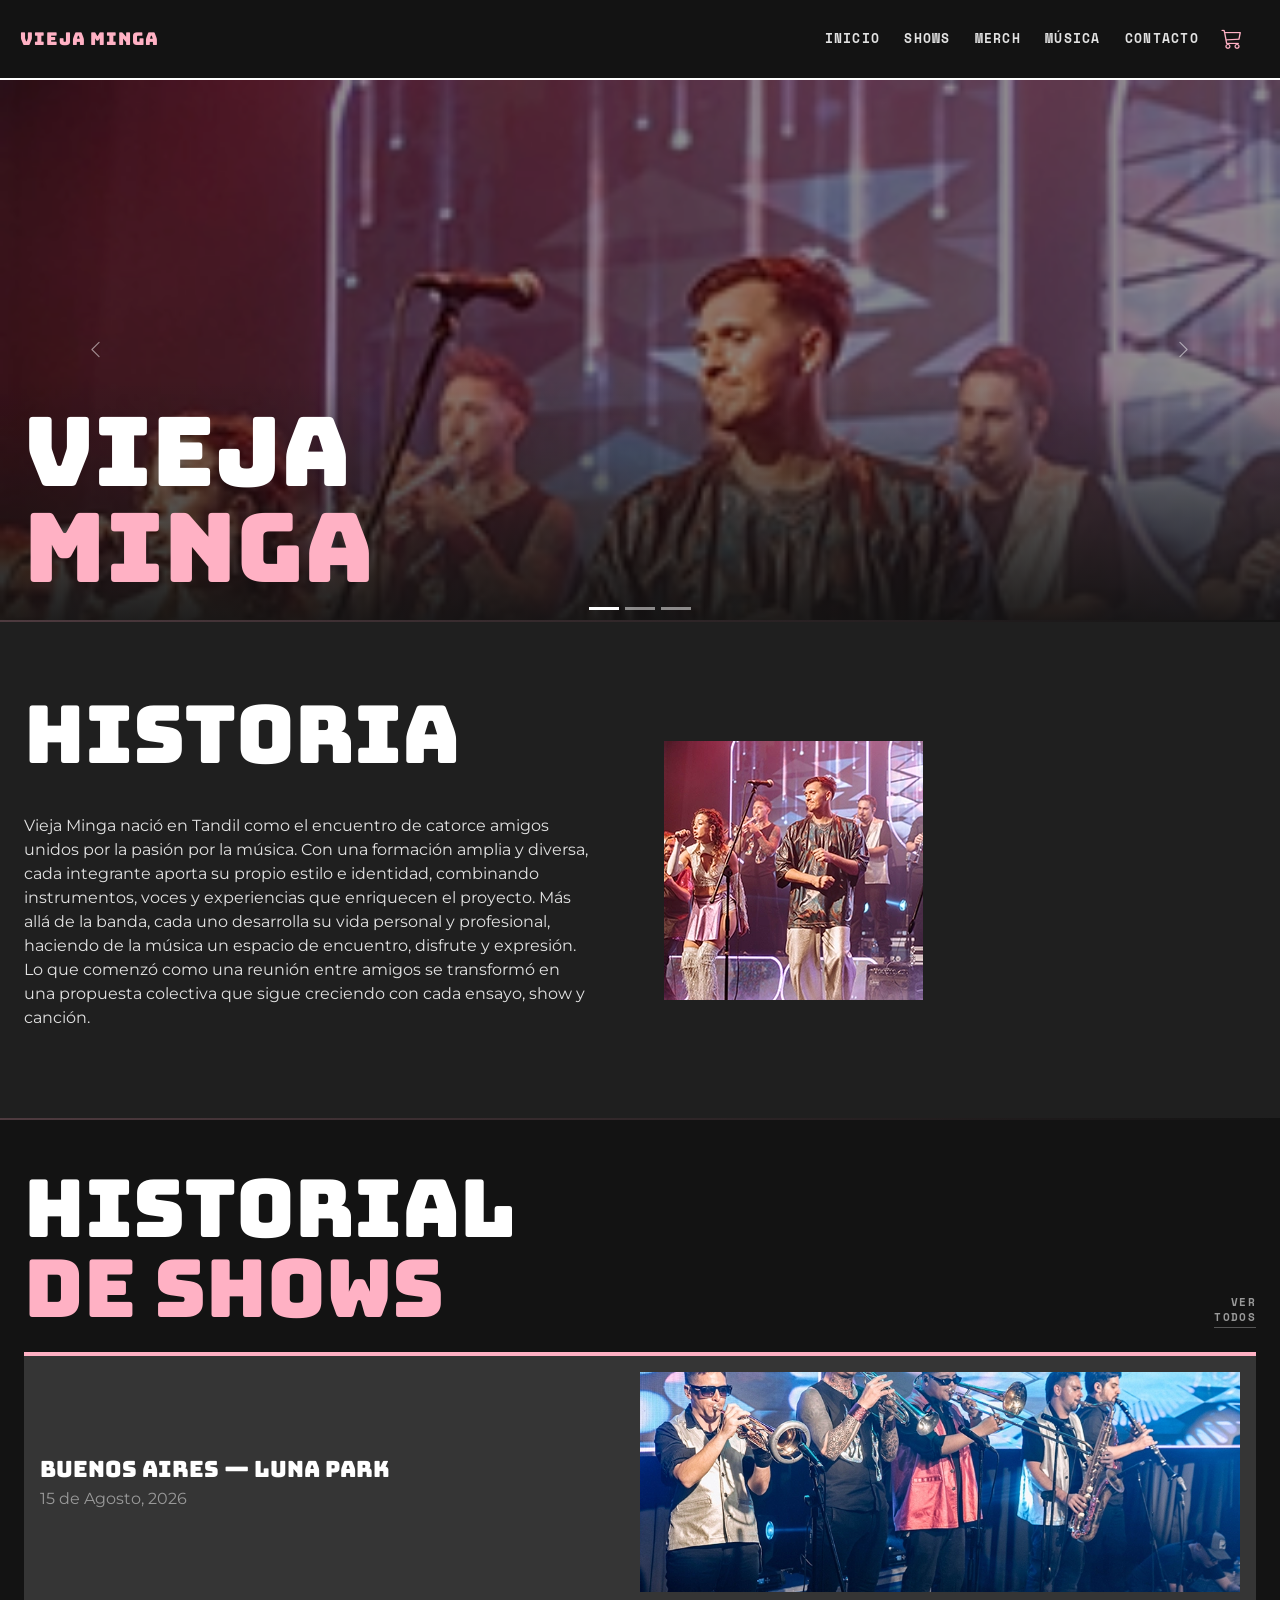
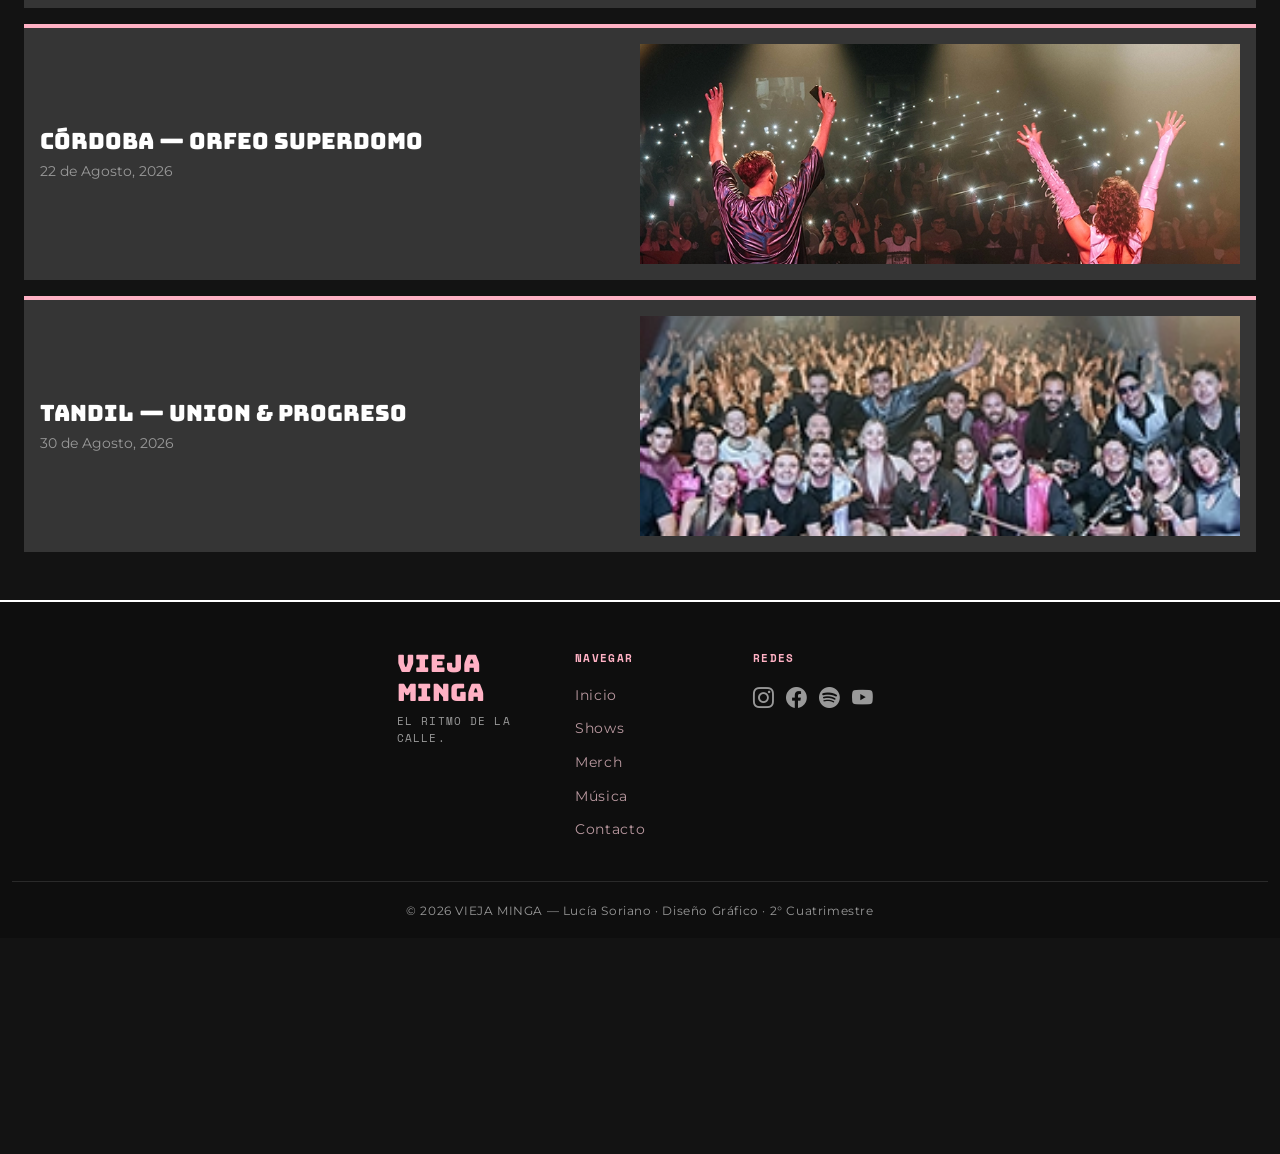
<file: index.html>
<!DOCTYPE html>
<html lang="es">

<head>
  <meta charset="UTF-8" />
  <meta name="viewport" content="width=device-width, initial-scale=1.0" />
  <meta name="description" content="Vieja Minga — Banda de rock. Tickets, merch oficial, fechas de shows y más." />
  <title>Vieja Minga</title>

 
  <link rel="preconnect" href="https://fonts.googleapis.com" />
  <link rel="preconnect" href="https://fonts.gstatic.com" crossorigin />
  <link
    href="https://fonts.googleapis.com/css2?family=Bungee&family=Space+Mono:wght@400;700&family=Montserrat:wght@400;600;700&display=swap"
    rel="stylesheet" />

 
  <link href="https://cdn.jsdelivr.net/npm/bootstrap@5.3.3/dist/css/bootstrap.min.css" rel="stylesheet" />
  
  <link href="https://cdn.jsdelivr.net/npm/bootstrap-icons@1.11.3/font/bootstrap-icons.min.css" rel="stylesheet" />

  
  <link rel="stylesheet" href="css/styles.css" />
</head>

<body>
  <header class="header-vm d-flex sticky-top justify-content-between flex-lg-row-reverse" id="header">
    <nav class="navbar navbar-vm navbar-expand-lg" id="navbar-principal">
      <div class="container-fluid">
        <button class="navbar-toggler me-2" type="button"
                data-bs-toggle="collapse" data-bs-target="#navMenu"
                aria-controls="navMenu" aria-expanded="false"
                aria-label="Toggle navigation">
          <span class="navbar-toggler-icon"></span>
        </button>
        
        <div class="collapse navbar-collapse" id="navMenu">
          <ul class="navbar-nav ms-auto gap-lg-2 mt-3 mt-lg-0">
            <li class="nav-item"><a class="nav-link" href="index.html">Inicio</a></li>
            <li class="nav-item"><a class="nav-link" href="secciones/shows.html">Shows</a></li>
            <li class="nav-item"><a class="nav-link" href="secciones/merch.html">Merch</a></li>
            <li class="nav-item"><a class="nav-link" href="secciones/musica.html">Música</a></li>
            <li class="nav-item"><a class="nav-link" href="secciones/contacto.html">Contacto</a></li>
          </ul>
          <button class="cart-btn ms-lg-2" id="btn-carrito" aria-label="Carrito">
          <i class="bi bi-cart3"></i>
        </button>
        </div>
      </div>
    </nav>

    <h1 class="header-brand col-3 align-items-center d-flex mb-0">
      <a class="h-auto" href="index.html">VIEJA MINGA</a>
    </h1>
  </header>
 
  <div class="offcanvas offcanvas-end cart-offcanvas" tabindex="-1" id="offcanvas">
    <div class="cart-offcanvas__header">
      <div class="cart-offcanvas__title-group">
        <i class="bi bi-cart3 cart-offcanvas__icon"></i>
        <h2 class="cart-offcanvas__title" id="offcanvasLabel">CARRITO</h2>
      </div>
      <button type="button" class="cart-offcanvas__close" data-bs-dismiss="offcanvas" aria-label="Cerrar">
        <i class="bi bi-x-lg"></i>
      </button>
    </div>
    <div class="offcanvas-body cart-offcanvas__body">
      <div class="cart-offcanvas__empty">
        <i class="bi bi-bag-x cart-offcanvas__empty-icon"></i>
        <p class="cart-offcanvas__empty-text">Tu carrito está vacío.</p>
        <p class="cart-offcanvas__empty-sub">¡Agregá algo del merch!</p>
      </div>
    </div>
    <div class="cart-offcanvas__footer">
      <a href="secciones/merch.html" class="cart-offcanvas__cta">VER MERCH</a>
    </div>
  </div>


  <section class="hero-carousel texture" id="hero" aria-label="Carrusel principal">
    <div id="carouselHero" class="carousel slide carousel-fade" data-bs-ride="carousel">

      <div class="carousel-inner">

     
        <div class="carousel-item active">
          <picture>
      <source media="(max-width: 557px)"
        srcset="./img/natinachoescenariomobile.webp">

      <source media="(max-width: 991px)"
        srcset="./img/natinachoescenariotablet.webp">

      <img class="img-fluid"
        src="./img/natinachoescenariodesktop.webp"
        alt="Show en vivo">
    </picture>  
          <div class="hero-caption">
            <h1>VIEJA<br><span>MINGA</span></h1>
          </div>
        </div>

      
        <div class="carousel-item">
       <picture>
        <source media="(max-width: 557px)"
          srcset="./img/todosescenariomobile.webp">

        <source media="(max-width: 991px)"
          srcset="./img/todosescenariotablet.webp">

        <img class="img-fluid"
          src="./img/todosescenariodesktop.webp"
          alt="Vieja Minga en vivo">
      </picture>
    <div class="hero-caption">
            <h1>PRÓXIMOS<br><span>SHOWS</span></h1>
          </div>
        </div>

      
        <div class="carousel-item">
          <picture>
  <source media="(max-width: 557px)"
    srcset="./img/escenariodeatrasmobile.webp">

  <source media="(max-width: 991px)"
    srcset="./img/escenariodeatrastablet.webp">

  <img class="img-fluid"
    src="./img/escenariodeatrasdesktop.webp"
    alt="Público en el recital">
</picture>
          <div class="hero-caption">
            <h1>MERCH<br><span>OFICIAL</span></h1>
          </div>
        </div>

      </div>

   
      <button class="carousel-control-prev" type="button" data-bs-target="#carouselHero" data-bs-slide="prev">
        <span class="carousel-control-prev-icon" aria-hidden="true"></span>
        <span class="visually-hidden">Anterior</span>
      </button>
      <button class="carousel-control-next" type="button" data-bs-target="#carouselHero" data-bs-slide="next">
        <span class="carousel-control-next-icon" aria-hidden="true"></span>
        <span class="visually-hidden">Siguiente</span>
      </button>

  
      <div class="carousel-indicators mb-0">
        <button type="button" data-bs-target="#carouselHero" data-bs-slide-to="0" class="active" aria-current="true"
          aria-label="Slide 1"></button>
        <button type="button" data-bs-target="#carouselHero" data-bs-slide-to="1" aria-label="Slide 2"></button>
        <button type="button" data-bs-target="#carouselHero" data-bs-slide-to="2" aria-label="Slide 3"></button>
      </div>

    </div>
  </section>


  <hr class="divider-pink m-0" />

  <section class="py-5 bg-surface" id="historia-preview">
    <div class="container-fluid px-4 d-flex flex-column flex-lg-row lg-m-50 align-items-center">

      <div class="d-flex flex-column gap-3 mb-4 pt-lg-4">
        <h2 class="section-title mb-0">HISTORIA</h2>
        <p class="fs-6 fs-lg-4 pe-lg-5 pt-lg-4">Vieja Minga nació en Tandil como el encuentro de catorce amigos unidos por la pasión por la música. Con una formación amplia y diversa, cada integrante aporta su propio estilo e identidad, combinando instrumentos, voces y experiencias que enriquecen el proyecto. Más allá de la banda, cada uno desarrolla su vida personal y profesional, haciendo de la música un espacio de encuentro, disfrute y expresión. Lo que comenzó como una reunión entre amigos se transformó en una propuesta colectiva que sigue creciendo con cada ensayo, show y canción.
        </p>
      </div>

<picture class="col-lg-6 p-lg-4">
  <source media="(max-width: 557px)"
    srcset="img/natinachoescenariomobile.webp">

  <source media="(max-width: 991px)"
    srcset="img/natinachoescenariotablet.webp">

  <img class="img-fluid"
    src="img/natinachoescenariodesktop.webp"
    alt="Historia de Vieja Minga">
</picture>
    </div>
  </section>
 

  <hr class="divider-pink m-0" />

 
  <section class="py-5" id="shows-preview">
    <div class="container-fluid px-4">

      <div class="d-flex align-items-end justify-content-between mb-4">
        <h2 class="section-title mb-0">HISTORIAL<br><span>DE SHOWS</span></h2>
        <a href="secciones/shows.html" class="view-all-link">VER<br>TODOS</a>
      </div>

      <div class="d-flex flex-column gap-3">

     
        <div class="d-flex flex-column flex-md-row p-3 card-vm align-items-center justify-content-between">
          <div class="w-md-50 w-90 mb-3 mb-md-0">
            <p class="mb-0" style="font-family: var(--font-display); font-size:1.4rem; color:#fff;">
              Buenos Aires — Luna Park
            </p>
            <span style="color: var(--color-muted);" class="fs-lg-1">15 de Agosto, 2026</span>
          </div>
          <picture class="col-10 col-md-6 pb-3 pb-md-0">
  <source media="(max-width: 557px)"
    srcset="img/vientomobile.webp">

  <source media="(max-width: 991px)"
    srcset="img/vientotablet.webp">

  <img class="w-100"
    src="img/vientodesktop.webp"
    alt="show1">
</picture>
        </div>

      
        <div class="d-flex flex-column flex-md-row p-3 card-vm align-items-center justify-content-between">
          <div class="w-md-50 w-90 mb-3 mb-md-0">
            <p class="mb-0 text-break" style="font-family: var(--font-display); font-size:1.4rem; color:#fff;">
              Córdoba — Orfeo Superdomo
            </p>
            <small style="color: var(--color-muted);">22 de Agosto, 2026</small>
          </div>
          <picture class="col-10 col-md-6 pb-3 pb-md-0">
          <source media="(max-width: 557px)"
            srcset="img/escenariodeatrasmobile.webp">

          <source media="(max-width: 991px)"
            srcset="img/escenariodeatrastablet.webp">

          <img class="w-100"
            src="img/escenariodeatrasdesktop.webp"
            alt="show2">
        </picture>
        </div>

       
        <div class="d-flex flex-column flex-md-row p-3 card-vm align-items-center justify-content-between">
          <div class="w-md-50 w-90 mb-3 mb-md-0">
            <p class="mb-0" style="font-family: var(--font-display); font-size:1.4rem; color:#fff; text-wrap: wrap;">
              Tandil — Union & Progreso
            </p>
            <small style="color: var(--color-muted);">30 de Agosto, 2026</small>
          </div>
          <picture class="col-10 col-md-6 pb-3 pb-md-0">
          <source media="(max-width: 557px)"
            srcset="img/todosescenariomobile.webp">

          <source media="(max-width: 991px)"
            srcset="img/todosescenariotablet.webp">

          <img class="w-100"
            src="img/todosescenariodesktop.webp"
            alt="show3">
        </picture>
        </div>

      </div>
    </div>
  </section>
  

  <footer class="footer-vm" id="footer">
    <div class="container-fluid">
      <div class="footer-inner d-flex justify-content-center gap-5">

        <div class="footer-col footer-col--brand">
          <h2 class="brand-name">VIEJA MINGA</h2>
          <p class="footer-tagline">El ritmo de la calle.</p>
        </div>

        <div class="footer-col footer-col--left">
          <p class="footer-col__heading">NAVEGAR</p>
          <ul class="footer-col__list">
            <li><a href="index.html">Inicio</a></li>
            <li><a href="secciones/shows.html">Shows</a></li>
            <li><a href="secciones/merch.html">Merch</a></li>
            <li><a href="secciones/musica.html">Música</a></li>
            <li><a href="secciones/contacto.html">Contacto</a></li>
          </ul>
        </div>

        <div class="footer-col">
          <p class="footer-col__heading">Redes</p>
          <div class="social-links">
            <a href="https://www.instagram.com/viejaminga" target="_blank" rel="noopener noreferrer"
              aria-label="Instagram"><i class="bi bi-instagram"></i></a>
            <a href="https://www.facebook.com/viejaminga" target="_blank" rel="noopener noreferrer"
              aria-label="Facebook"><i class="bi bi-facebook"></i></a>
            <a href="https://open.spotify.com/artist/5PkHveCqmI7ak4FtbTbBfZ" target="_blank" rel="noopener noreferrer"
              aria-label="Spotify"><i class="bi bi-spotify"></i></a>
            <a href="https://www.youtube.com/@viejaminga1800" target="_blank" rel="noopener noreferrer"
              aria-label="YouTube"><i class="bi bi-youtube"></i></a>
          </div>
        </div>

      </div>
      <div class="footer-bottom">
        <small>&copy; 2026 VIEJA MINGA —  Lucía Soriano · Diseño Gráfico · 2° Cuatrimestre</small>
      </div>
    </div>
  </footer>
 


  <script src="https://cdn.jsdelivr.net/npm/bootstrap@5.3.3/dist/js/bootstrap.bundle.min.js"></script>
 
  <script src="js/main.js"></script>
</body>

</html>
</file>
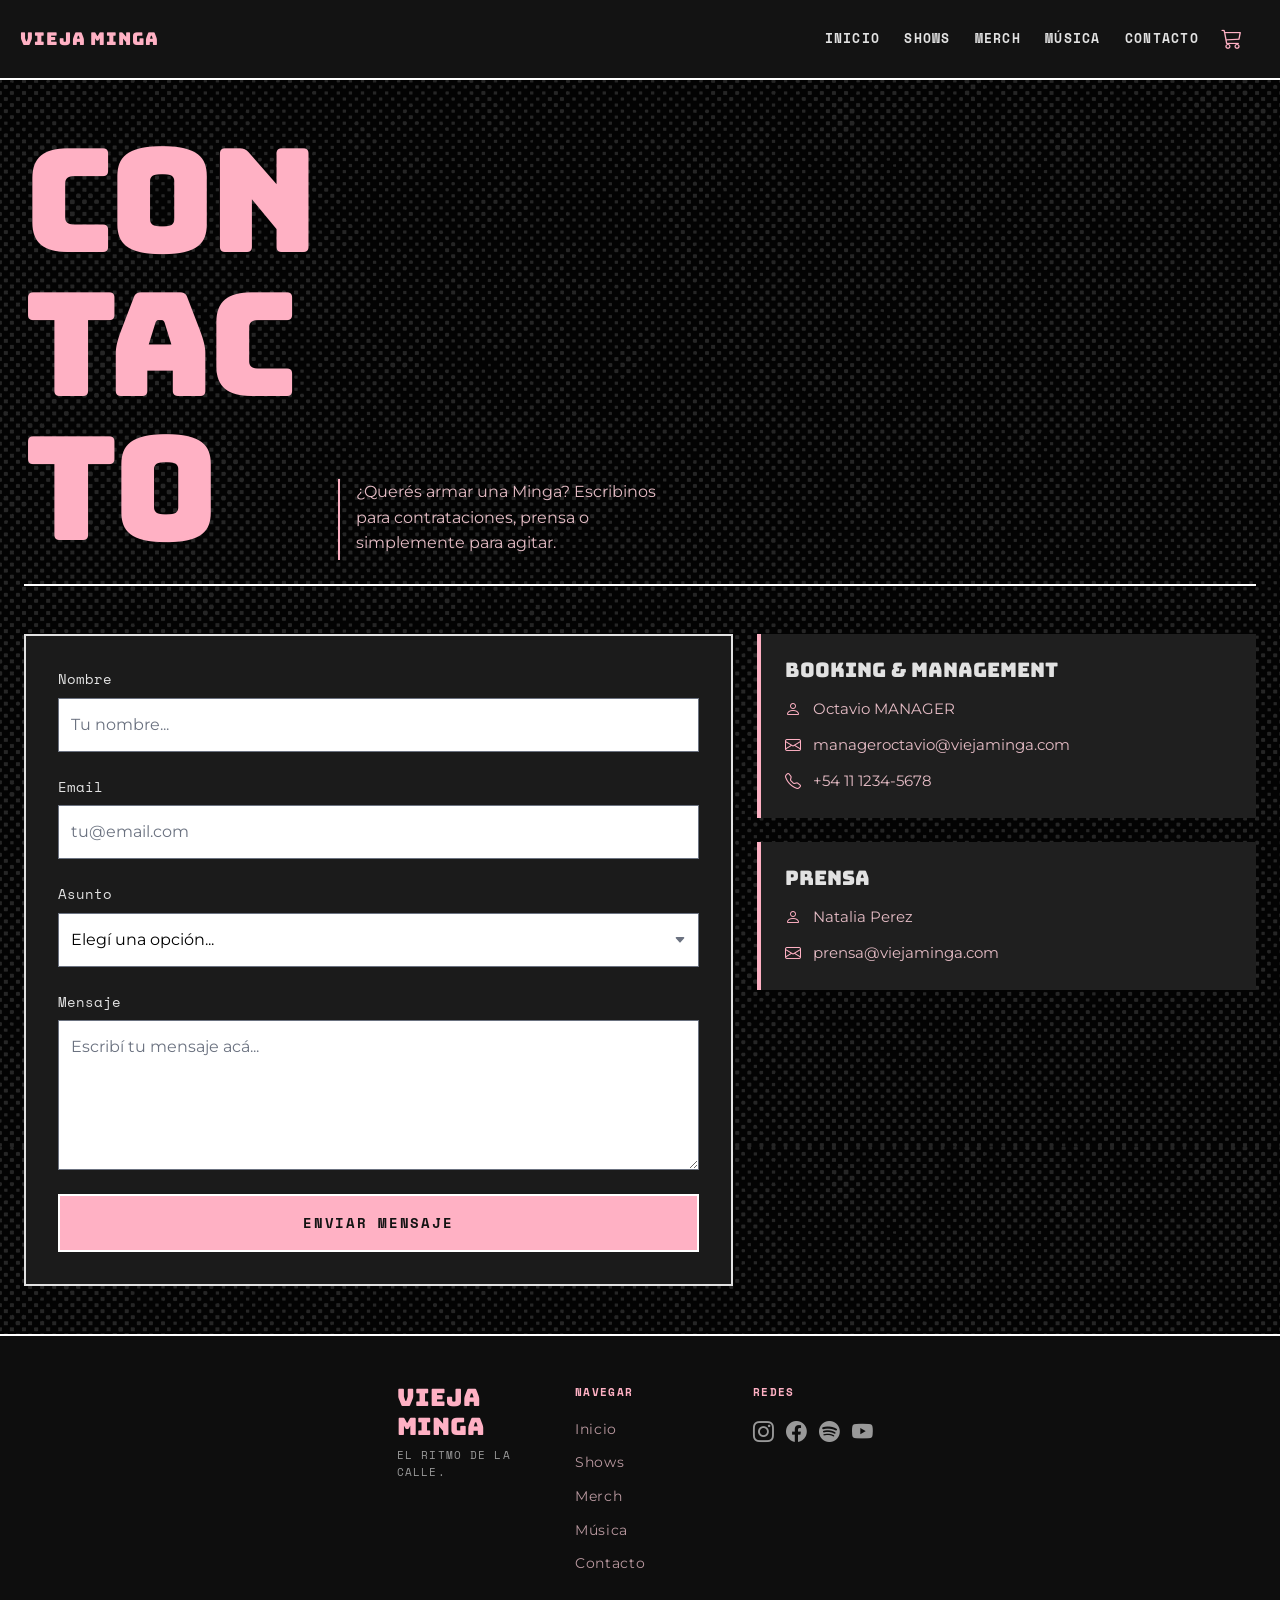
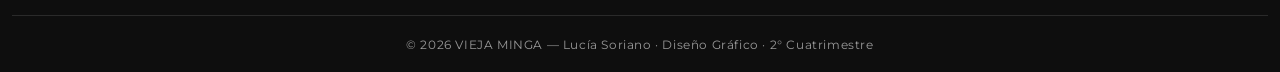
<file: secciones/contacto.html>
<!DOCTYPE html>
<html lang="es">

<head>
  <meta charset="UTF-8" />
  <meta name="viewport" content="width=device-width, initial-scale=1.0" />
  <meta name="description"
    content="Contacto — Vieja Minga. Escribinos para contrataciones, prensa o simplemente para agitar." />
  <title>Vieja Minga — Contacto</title>

  <link rel="preconnect" href="https://fonts.googleapis.com" />
  <link rel="preconnect" href="https://fonts.gstatic.com" crossorigin />
  <link
    href="https://fonts.googleapis.com/css2?family=Bungee&family=Space+Mono:wght@400;700&family=Montserrat:wght@400;600;700&display=swap"
    rel="stylesheet" />

  <link href="https://cdn.jsdelivr.net/npm/bootstrap@5.3.3/dist/css/bootstrap.min.css" rel="stylesheet" />
  <link href="https://cdn.jsdelivr.net/npm/bootstrap-icons@1.11.3/font/bootstrap-icons.min.css" rel="stylesheet" />
  <link rel="stylesheet" href="../css/styles.css" />
</head>

<body>

  <header class="header-vm d-flex sticky-top justify-content-between flex-lg-row-reverse" id="header">
    <nav class="navbar navbar-vm navbar-expand-lg" id="navbar-principal">
      <div class="container-fluid">
        <button class="navbar-toggler me-2" type="button"
                data-bs-toggle="collapse" data-bs-target="#navMenu"
                aria-controls="navMenu" aria-expanded="false"
                aria-label="Toggle navigation">
          <span class="navbar-toggler-icon"></span>
        </button>
        
        <div class="collapse navbar-collapse" id="navMenu">
          <ul class="navbar-nav ms-auto gap-lg-2 mt-3 mt-lg-0">
            <li class="nav-item"><a class="nav-link" href="../index.html">Inicio</a></li>
            <li class="nav-item"><a class="nav-link" href="shows.html">Shows</a></li>
            <li class="nav-item"><a class="nav-link" href="merch.html">Merch</a></li>
            <li class="nav-item"><a class="nav-link" href="musica.html">Música</a></li>
            <li class="nav-item"><a class="nav-link" href="contacto.html">Contacto</a></li>
          </ul>
          <button class="cart-btn ms-lg-2" id="btn-carrito" aria-label="Carrito">
          <i class="bi bi-cart3"></i>
        </button>
        </div>
      </div>
    </nav>
    
    <h1 class="header-brand col-3 align-items-center d-flex mb-0">
      <a class="h-auto" href="../index.html">VIEJA MINGA</a>
    </h1>
  </header>

  <div class="offcanvas offcanvas-end cart-offcanvas" tabindex="-1" id="offcanvas">
    <div class="cart-offcanvas__header">
      <div class="cart-offcanvas__title-group">
        <i class="bi bi-cart3 cart-offcanvas__icon"></i>
        <h2 class="cart-offcanvas__title" id="offcanvasLabel">CARRITO</h2>
      </div>
      <button type="button" class="cart-offcanvas__close" data-bs-dismiss="offcanvas" aria-label="Cerrar">
        <i class="bi bi-x-lg"></i>
      </button>
    </div>
    <div class="offcanvas-body cart-offcanvas__body">
      <div class="cart-offcanvas__empty">
        <i class="bi bi-bag-x cart-offcanvas__empty-icon"></i>
        <p class="cart-offcanvas__empty-text">Tu carrito está vacío.</p>
        <p class="cart-offcanvas__empty-sub">¡Agregá algo del merch!</p>
      </div>
    </div>
    <div class="cart-offcanvas__footer">
      <a href="merch.html" class="cart-offcanvas__cta">VER MERCH</a>
    </div>
  </div>

 
  <main class="texture py-5 px-4" id="contacto-main">
    <div class="container-fluid px-0">

     
      <header class="contact-header mb-5">
        <h1 class="contact-title">CON<br>TAC<br>TO</h1>
        <div class="contact-desc">
          <p class="text-break">¿Querés armar una Minga? Escribinos<br>para contrataciones, prensa o<br>simplemente para agitar.</p>
        </div>
      </header>

      <div class="row g-4 align-items-start">

        <div class="col-12 col-lg-7">
          <div class="contact-form-box" id="formulario-contacto">

            <form id="form-contacto" novalidate>

            
              <div class="contact-field" id="field-nombre">
                <label class="contact-label" for="input-nombre">Nombre</label>
                <input type="text" id="input-nombre" name="nombre" class="contact-input"
                  placeholder="Tu nombre..." autocomplete="name" required />
              </div>

            
              <div class="contact-field" id="field-email">
                <label class="contact-label" for="input-email">Email</label>
                <input type="email" id="input-email" name="email" class="contact-input"
                  placeholder="tu@email.com" autocomplete="email" required />
              </div>

              <div class="contact-field" id="field-asunto">
                <label class="contact-label" for="select-asunto">Asunto</label>
                <select id="select-asunto" name="asunto" class="contact-input contact-select" required>
                  <option value="" disabled selected>Elegí una opción...</option>
                  <option value="fans">Fans</option>
                  <option value="contratacion">Contratación</option>
                  <option value="prensa">Prensa</option>
                  <option value="merch">Merch / Tienda</option>
                  <option value="otro">Otro</option>
                </select>
              </div>

             
              <div class="contact-field" id="field-mensaje">
                <label class="contact-label" for="textarea-mensaje">Mensaje</label>
                <textarea id="textarea-mensaje" name="mensaje" class="contact-input contact-textarea" rows="5"
                  placeholder="Escribí tu mensaje acá..." required></textarea>
              </div>

            
              <div class="mt-2">
                <button type="submit" class="btn-submit" id="btn-enviar">ENVIAR MENSAJE</button>
              </div>

            </form>

          </div>
        </div>

        
        <div class="col-12 col-lg-5 d-flex flex-column gap-4">

          
          <div class="info-card" id="card-booking">
            <h2 class="info-card__title">BOOKING &amp; MANAGEMENT</h2>
            <ul class="info-card__list">
              <li class="info-card__item">
                <i class="bi bi-person info-card__icon"></i>
                <span>Octavio MANAGER</span>
              </li>
              <li class="info-card__item">
                <i class="bi bi-envelope info-card__icon"></i>
                <a class="text-break" href="mailto:booking@viejaminga.com">manageroctavio@viejaminga.com</a>
              </li>
              <li class="info-card__item">
                <i class="bi bi-telephone info-card__icon"></i>
                <a href="tel:+541112345678">+54 11 1234-5678</a>
              </li>
            </ul>
          </div>

         
          <div class="info-card" id="card-prensa">
            <h2 class="info-card__title">PRENSA</h2>
            <ul class="info-card__list">
              <li class="info-card__item">
                <i class="bi bi-person info-card__icon"></i>
                <span>Natalia Perez</span>
              </li>
              <li class="info-card__item">
                <i class="bi bi-envelope info-card__icon"></i>
                <a href="mailto:prensa@viejaminga.com">prensa@viejaminga.com</a>
              </li>
            </ul>
          </div>


        </div>

      </div>
    </div>
  </main>


   

  <footer class="footer-vm" id="footer">
    <div class="container-fluid">
      <div class="footer-inner d-flex justify-content-center gap-5">

        <div class="footer-col footer-col--brand">
          <h2 class="brand-name">VIEJA MINGA</h2>
          <p class="footer-tagline">El ritmo de la calle.</p>
        </div>

        <div class="footer-col footer-col--left">
          <p class="footer-col__heading">NAVEGAR</p>
          <ul class="footer-col__list">
            <li><a href="../index.html">Inicio</a></li>
            <li><a href="shows.html">Shows</a></li>
            <li><a href="merch.html">Merch</a></li>
            <li><a href="musica.html">Música</a></li>
            <li><a href="contacto.html">Contacto</a></li>
          </ul>
        </div>

        <div class="footer-col">
          <p class="footer-col__heading">Redes</p>
          <div class="social-links">
            <a href="https://www.instagram.com/viejaminga" target="_blank" rel="noopener noreferrer" aria-label="Instagram"><i class="bi bi-instagram"></i></a>
            <a href="https://www.facebook.com/viejaminga" target="_blank" rel="noopener noreferrer" aria-label="Facebook"><i class="bi bi-facebook"></i></a>
            <a href="https://open.spotify.com/artist/5PkHveCqmI7ak4FtbTbBfZ" target="_blank" rel="noopener noreferrer" aria-label="Spotify"><i class="bi bi-spotify"></i></a>
            <a href="https://www.youtube.com/@viejaminga1800" target="_blank" rel="noopener noreferrer" aria-label="YouTube"><i class="bi bi-youtube"></i></a>
          </div>
        </div>

      </div>
      <div class="footer-bottom">
        <small>&copy; 2026 VIEJA MINGA —  Lucía Soriano · Diseño Gráfico · 2° Cuatrimestre</small>
      </div>
    </div>
  </footer>
 

  <script src="https://cdn.jsdelivr.net/npm/bootstrap@5.3.3/dist/js/bootstrap.bundle.min.js"></script>
  <script src="../js/main.js"></script>
</body>

</html>
</file>
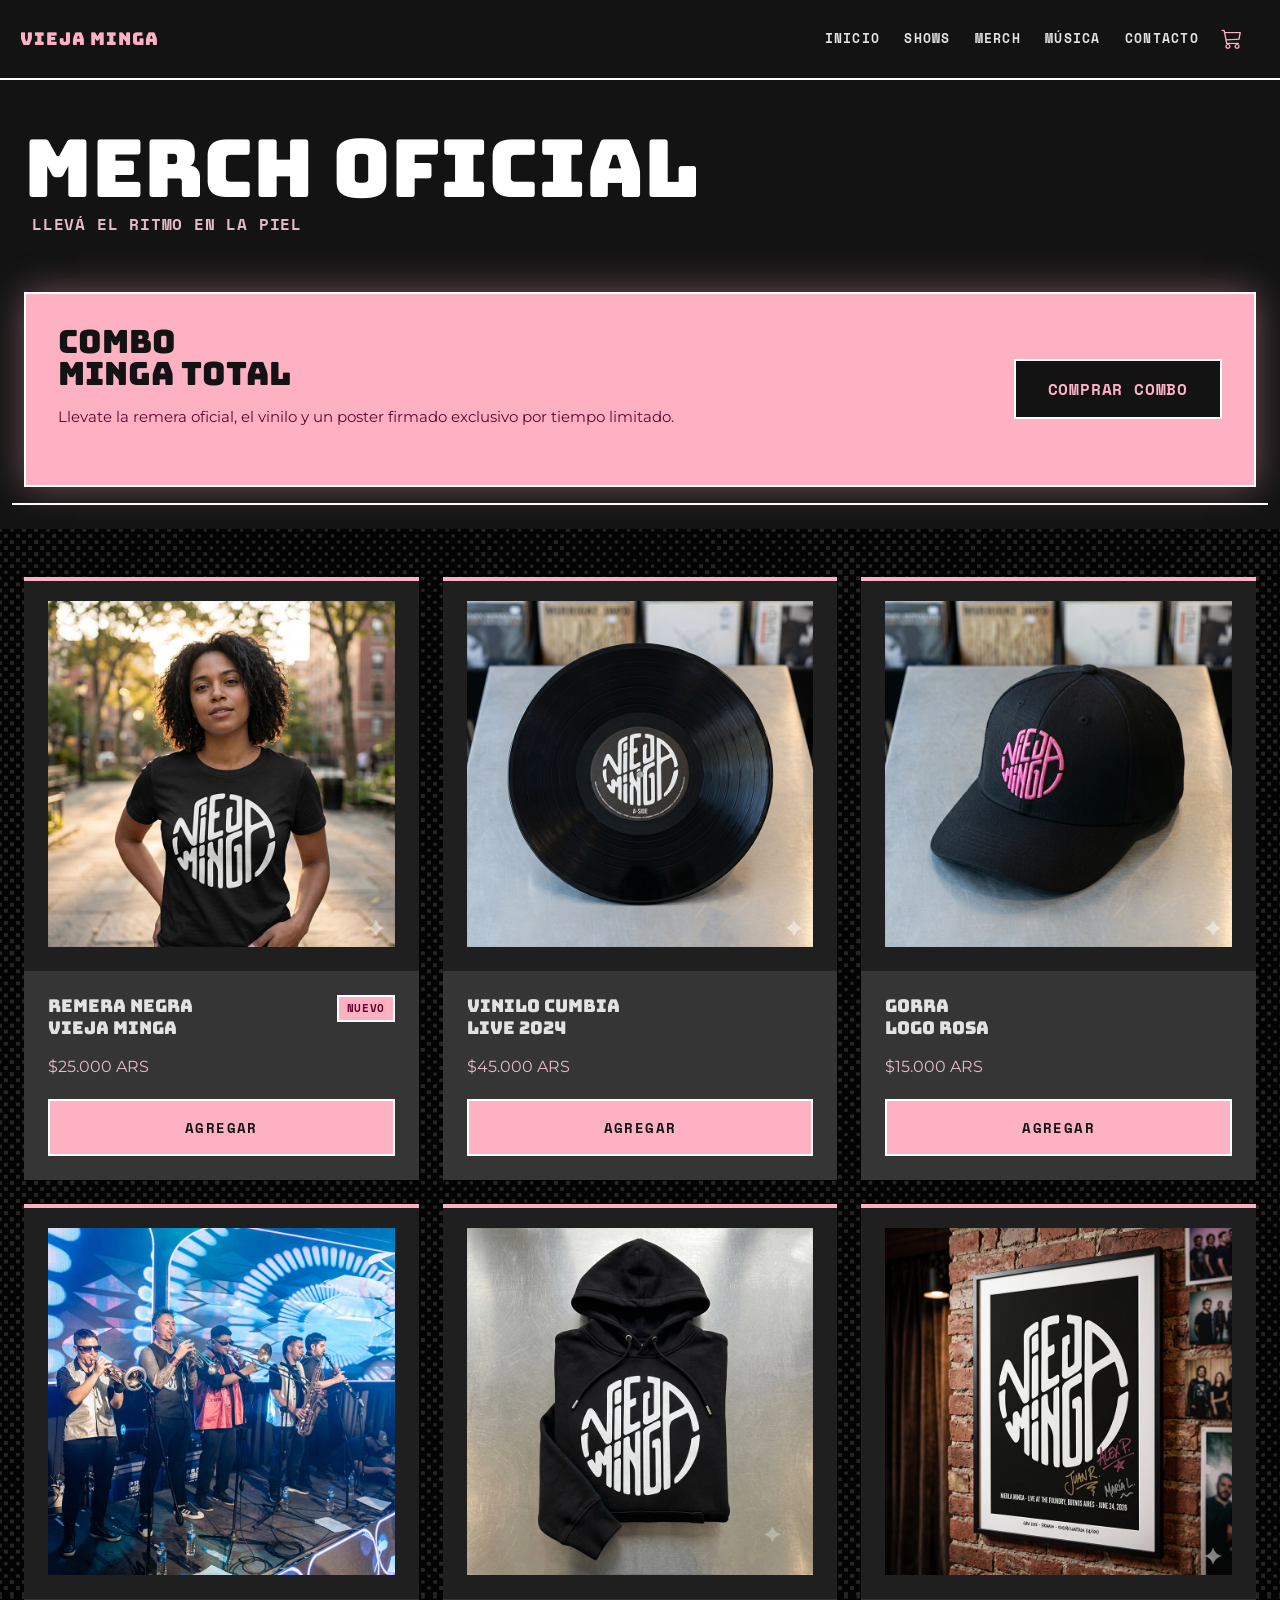
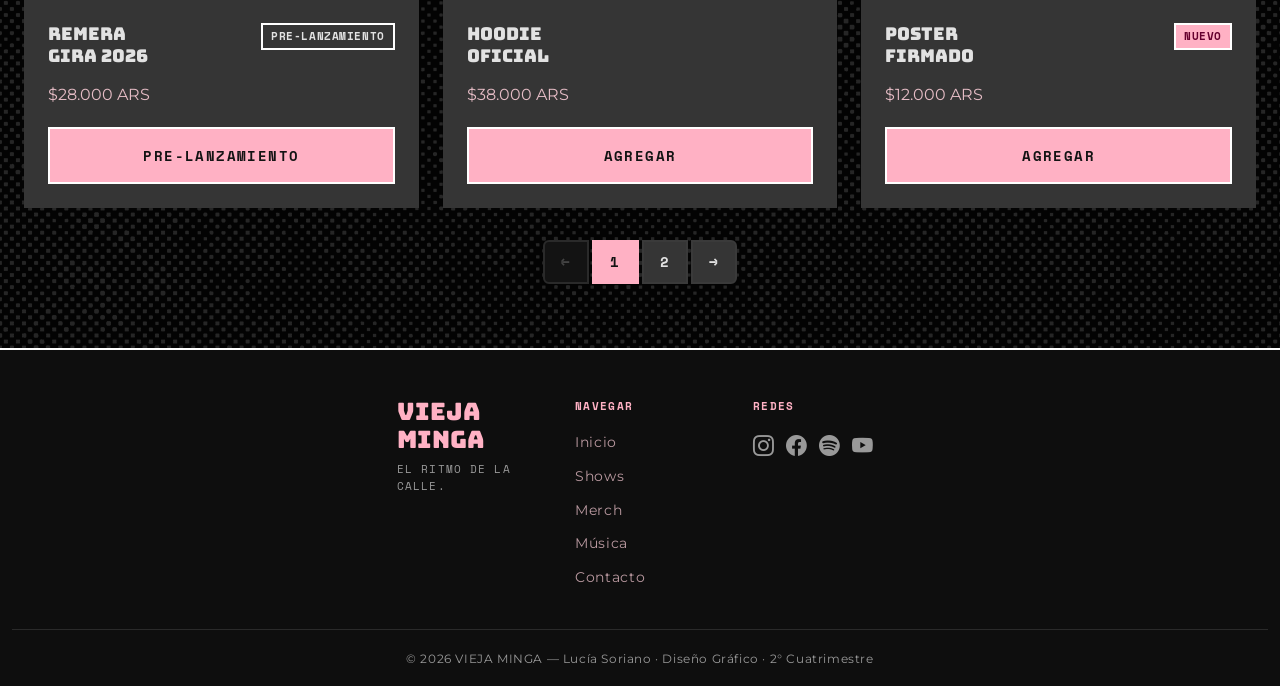
<file: secciones/merch.html>
<!DOCTYPE html>
<html lang="es">

<head>
  <meta charset="UTF-8" />
  <meta name="viewport" content="width=device-width, initial-scale=1.0" />
  <meta name="description"
    content="Merch oficial de Vieja Minga — Remeras, gorras, vinilos y más. Llevá el ritmo en la piel." />
  <title>Vieja Minga — Merch Oficial</title>


  <link rel="preconnect" href="https://fonts.googleapis.com" />
  <link rel="preconnect" href="https://fonts.gstatic.com" crossorigin />
  <link
    href="https://fonts.googleapis.com/css2?family=Bungee&family=Space+Mono:wght@400;700&family=Montserrat:wght@400;600;700&display=swap"
    rel="stylesheet" />

  
  <link href="https://cdn.jsdelivr.net/npm/bootstrap@5.3.3/dist/css/bootstrap.min.css" rel="stylesheet" />

  <link href="https://cdn.jsdelivr.net/npm/bootstrap-icons@1.11.3/font/bootstrap-icons.min.css" rel="stylesheet" />
 
  <link rel="stylesheet" href="../css/styles.css" />
</head>

<body>
  <header class="header-vm d-flex sticky-top justify-content-between flex-lg-row-reverse" id="header">
    <nav class="navbar navbar-vm navbar-expand-lg" id="navbar-principal">
      <div class="container-fluid">
        <button class="navbar-toggler me-2" type="button"
                data-bs-toggle="collapse" data-bs-target="#navMenu"
                aria-controls="navMenu" aria-expanded="false"
                aria-label="Toggle navigation">
          <span class="navbar-toggler-icon"></span>
        </button>
        
        <div class="collapse navbar-collapse" id="navMenu">
          <ul class="navbar-nav ms-auto gap-lg-2 mt-3 mt-lg-0">
            <li class="nav-item"><a class="nav-link" href="../index.html">Inicio</a></li>
            <li class="nav-item"><a class="nav-link" href="shows.html">Shows</a></li>
            <li class="nav-item"><a class="nav-link" href="merch.html">Merch</a></li>
            <li class="nav-item"><a class="nav-link" href="musica.html">Música</a></li>
            <li class="nav-item"><a class="nav-link" href="contacto.html">Contacto</a></li>
          </ul>
          <button class="cart-btn ms-lg-2" id="btn-carrito" aria-label="Carrito">
          <i class="bi bi-cart3"></i>
        </button>
        </div>
      </div>
    </nav>
    
    <h1 class="header-brand col-3 align-items-center d-flex mb-0">
      <a class="h-auto" href="../index.html">VIEJA MINGA</a>
    </h1>
  </header>

  <div class="offcanvas offcanvas-end cart-offcanvas" tabindex="-1" id="offcanvas">
    <div class="cart-offcanvas__header">
      <div class="cart-offcanvas__title-group">
        <i class="bi bi-cart3 cart-offcanvas__icon"></i>
        <h2 class="cart-offcanvas__title" id="offcanvasLabel">CARRITO</h2>
      </div>
      <button type="button" class="cart-offcanvas__close" data-bs-dismiss="offcanvas" aria-label="Cerrar">
        <i class="bi bi-x-lg"></i>
      </button>
    </div>
    <div class="offcanvas-body cart-offcanvas__body">
      <div class="cart-offcanvas__empty">
        <i class="bi bi-bag-x cart-offcanvas__empty-icon"></i>
       <p class="cart-offcanvas__empty-text">Tu carrito está vacío.</p>
        <p class="cart-offcanvas__empty-sub">¡Agregá algo del merch!</p>
      </div>
    </div>
    <div class="cart-offcanvas__footer">
      <a href="merch.html" class="cart-offcanvas__cta">VER MERCH</a>
    </div>
  </div>

 
  <header class="pt-5 pb-0 px-4">
    <div class="container-fluid px-0 d-flex flex-column gap-5">
      <div>
        <h1 class="section-title mb-1">MERCH OFICIAL</h1>
        <p class="section-subtitle mb-0 ps-lg-2">LLEVÁ EL RITMO EN LA PIEL</p>
      </div>

      <div class="row mt-2 col-lg">
        <div class="w-lg-100 heading-border-bottom">
          <div class="combo-block d-lg-flex justify-content-lg-between align-items-lg-center" id="combo-minga-total">
            <div>
              <h2 class="combo-block__title">COMBO<br>MINGA TOTAL</h2>
              <p class="combo-block__desc">
                Llevate la remera oficial, el vinilo y un poster firmado exclusivo por tiempo limitado.
              </p>
            </div>

            <a href="#" class="btn-combo flex-shrink-md-0" id="btn-comprar-combo">COMPRAR COMBO</a>
          </div>
        </div>
      </div>
    </div>
  </header>
 


  <main class="py-5 px-4 texture" id="productos">
    <div class="container-fluid px-0">

    
      <div id="page-1" class="row g-4 mb-4">

      
        <div class="col-12 col-md-6 col-lg-4">
          <article class="merch-card h-100" id="prod-remera-negra">
            <div class="merch-card__img">
              <picture>
              <source media="(max-width: 557px)"
                srcset="../img/remeranegramobile.webp">

              <source media="(max-width: 991px)"
                srcset="../img/remeranegratablet.webp">

              <img class="img-fluid"
                src="../img/remeranegradesktop.webp"
                alt="Remera negra Vieja Minga con logo en blanco y detalles en rosa">
            </picture>
            </div>
            <div class="merch-card__body">
              <div class="d-flex align-items-start justify-content-between gap-2 mb-1">
                <h2 class="merch-card__title w-50">REMERA NEGRA VIEJA MINGA</h2>
                <span class="merch-badge merch-badge--nuevo flex-shrink-0">NUEVO</span>
              </div>
              <p class="merch-card__price">$25.000 ARS</p>
              <div class="mt-auto pt-2">
                <button class="btn-cart" id="btn-add-remera-negra">AGREGAR</button>
              </div>
            </div>
          </article>
        </div>

       
        <div class="col-12 col-md-6 col-lg-4">
          <article class="merch-card h-100" id="prod-vinilo-2024">
            <div class="merch-card__img" style="background-color:#1f1f1f;">
           <picture>
          <source media="(max-width: 557px)"
            srcset="../img/vinilomobile.webp">

          <source media="(max-width: 991px)"
            srcset="../img/vinilotablet.webp">

          <img class="img-fluid"
            src="../img/vinilodesktop.webp"
            alt="Vinilo Cumbia Live 2024 de Vieja Minga"
            >
        </picture>
            </div>
            <div class="merch-card__body">
              <div class="d-flex align-items-start justify-content-between gap-2 mb-1">
                <h2 class="merch-card__title">VINILO CUMBIA<br>LIVE 2024</h2>
              </div>
              <p class="merch-card__price">$45.000 ARS</p>
              <div class="mt-auto pt-2">
                <button class="btn-cart" id="btn-add-vinilo">AGREGAR</button>
              </div>
            </div>
          </article>
        </div>

     
        <div class="col-12 col-md-6 col-lg-4">
          <article class="merch-card h-100" id="prod-gorra-rosa">
            <div class="merch-card__img">
              <picture>
              <source media="(max-width: 557px)"
                srcset="../img/gorramobile.webp">

              <source media="(max-width: 991px)"
                srcset="../img/gorratablet.webp">

              <img class="img-fluid"
                src="../img/gorradesktop.webp"
                alt="Gorra con logo rosa de Vieja Minga">
            </picture>
            </div>
            <div class="merch-card__body">
              <div class="d-flex align-items-start justify-content-between gap-2 mb-1">
                <h2 class="merch-card__title">GORRA<br>LOGO ROSA</h2>
              </div>
              <p class="merch-card__price">$15.000 ARS</p>
              <div class="mt-auto pt-2">
                <button class="btn-cart" id="btn-add-gorra">AGREGAR</button>
              </div>
            </div>
          </article>
        </div>

       
        <div class="col-12 col-md-6 col-lg-4">
          <article class="merch-card h-100" id="prod-remera-gira">
            <div class="merch-card__img">
             <picture>
              <source media="(max-width: 557px)"
                srcset="../img/vientomobile.webp">

              <source media="(max-width: 991px)"
                srcset="../img/vientotablet.webp">

              <img class="img-fluid"
                src="../img/vientodesktop.webp"
                alt="Remera Gira 2026 de Vieja Minga">
            </picture>
            </div>
            <div class="merch-card__body">
              <div class="d-flex align-items-start justify-content-between gap-2 mb-1">
                <h2 class="merch-card__title">REMERA<br>GIRA 2026</h2>
                <span class="merch-badge merch-badge--preorder flex-shrink-0">PRE-LANZAMIENTO</span>
              </div>
              <p class="merch-card__price">$28.000 ARS</p>
              <div class="mt-auto pt-2">
                <button class="btn-cart" id="btn-add-gira">PRE-LANZAMIENTO</button>
              </div>
            </div>
          </article>
        </div>

     
        <div class="col-12 col-md-6 col-lg-4">
          <article class="merch-card h-100" id="prod-hoodie">
            <div class="merch-card__img">
              <picture>
              <source media="(max-width: 557px)"
                srcset="../img/hoddiemobile.webp">

              <source media="(max-width: 991px)"
                srcset="../img/hoddietablet.webp">

              <img class="img-fluid"
                src="../img/hoddiedesktop.webp"
                alt="Hoodie oficial Vieja Minga">
            </picture>
            </div>
            <div class="merch-card__body">
              <div class="d-flex align-items-start justify-content-between gap-2 mb-1">
                <h2 class="merch-card__title">HOODIE<br>OFICIAL</h2>
              </div>
              <p class="merch-card__price">$38.000 ARS</p>
              <div class="mt-auto pt-2">
                <button class="btn-cart" id="btn-add-hoodie">AGREGAR</button>
              </div>
            </div>
          </article>
        </div>

    
        <div class="col-12 col-md-6 col-lg-4">
          <article class="merch-card h-100" id="prod-poster">
            <div class="merch-card__img" style="background-color:#1f1f1f;">
              <picture>
              <source media="(max-width: 557px)"
                srcset="../img/afichemobile.webp">

              <source media="(max-width: 991px)"
                srcset="../img/afichetablet.webp">

              <img class="img-fluid"
                src="../img/afichedesktop.webp"
                alt="Poster firmado exclusivo de Vieja Minga">
            </picture>
            </div>
            <div class="merch-card__body">
              <div class="d-flex align-items-start justify-content-between gap-2 mb-1">
                <h2 class="merch-card__title">POSTER<br>FIRMADO</h2>
                <span class="merch-badge merch-badge--nuevo flex-shrink-0">NUEVO</span>
              </div>
              <p class="merch-card__price">$12.000 ARS</p>
              <div class="mt-auto pt-2">
                <button class="btn-cart" id="btn-add-poster">AGREGAR</button>
              </div>
            </div>
          </article>
        </div>

      </div>
    

   
      <div id="page-2" class="row g-4 mb-4" style="display:none !important;">

  
        <div class="col-12 col-md-6 col-lg-4">
          <article class="merch-card h-100" id="prod-taza">
            <div class="merch-card__img">
              <picture>
              <source media="(max-width: 557px)"
                srcset="../img/tazamobile.webp">

              <source media="(max-width: 991px)"
                srcset="../img/tazatablet.webp">

              <img class="img-fluid"
                src="../img/tazadesktop.webp"
                alt="Taza oficial Vieja Minga">
            </picture>
            </div>
            <div class="merch-card__body">
              <div class="d-flex align-items-start justify-content-between gap-2 mb-1">
                <h2 class="merch-card__title">TAZA<br>OFICIAL</h2>
                <span class="merch-badge merch-badge--nuevo flex-shrink-0">NUEVO</span>
              </div>
              <p class="merch-card__price">$8.000 ARS</p>
              <div class="mt-auto pt-2">
                <button class="btn-cart" id="btn-add-taza">AGREGAR</button>
              </div>
            </div>
          </article>
        </div>

   
        <div class="col-12 col-md-6 col-lg-4">
          <article class="merch-card h-100" id="prod-bandana">
            <div class="merch-card__img">
              <picture>
              <source media="(max-width: 557px)"
                srcset="../img/bandanamobile.webp">

              <source media="(max-width: 991px)"
                srcset="../img/bandanatablet.webp">

              <img class="img-fluid"
                src="../img/bandanadesktop.webp"
                alt="Bandana Vieja Minga">
            </picture>
            </div>
            <div class="merch-card__body">
              <div class="d-flex align-items-start justify-content-between gap-2 mb-1">
                <h2 class="merch-card__title">BANDANA<br>EDICIÓN GIRA</h2>
              </div>
              <p class="merch-card__price">$6.500 ARS</p>
              <div class="mt-auto pt-2">
                <button class="btn-cart" id="btn-add-bandana">AGREGAR</button>
              </div>
            </div>
          </article>
        </div>

      </div>
    

      <nav aria-label="Paginación de productos" class="merch-pagination-nav d-flex justify-content-center">
        <ul class="pagination" id="merch-pagination">
          <li class="page-item" id="btn-prev">
            <a class="page-link" href="#productos" aria-label="Anterior">&#8592;</a>
          </li>
          <li class="page-item active" id="page-btn-1">
            <a class="page-link" href="#productos">1</a>
          </li>
          <li class="page-item" id="page-btn-2">
            <a class="page-link" href="#productos">2</a>
          </li>
          <li class="page-item" id="btn-next">
            <a class="page-link" href="#productos" aria-label="Siguiente">&#8594;</a>
          </li>
        </ul>
      </nav>

    </div>
  </main>


 

  <footer class="footer-vm" id="footer">
    <div class="container-fluid">
      <div class="footer-inner d-flex justify-content-center gap-5">

        <div class="footer-col footer-col--brand">
          <h2 class="brand-name">VIEJA MINGA</h2>
          <p class="footer-tagline">El ritmo de la calle.</p>
        </div>

        <div class="footer-col footer-col--left">
          <p class="footer-col__heading">NAVEGAR</p>
          <ul class="footer-col__list">
            <li><a href="../index.html">Inicio</a></li>
            <li><a href="shows.html">Shows</a></li>
            <li><a href="merch.html">Merch</a></li>
            <li><a href="musica.html">Música</a></li>
            <li><a href="contacto.html">Contacto</a></li>
          </ul>
        </div>

        <div class="footer-col">
          <p class="footer-col__heading">Redes</p>
          <div class="social-links">
            <a href="https://www.instagram.com/viejaminga" target="_blank" rel="noopener noreferrer"
              aria-label="Instagram"><i class="bi bi-instagram"></i></a>
            <a href="https://www.facebook.com/viejaminga" target="_blank" rel="noopener noreferrer"
              aria-label="Facebook"><i class="bi bi-facebook"></i></a>
            <a href="https://open.spotify.com/artist/5PkHveCqmI7ak4FtbTbBfZ" target="_blank" rel="noopener noreferrer"
              aria-label="Spotify"><i class="bi bi-spotify"></i></a>
            <a href="https://www.youtube.com/@viejaminga1800" target="_blank" rel="noopener noreferrer"
              aria-label="YouTube"><i class="bi bi-youtube"></i></a>
          </div>
        </div>

      </div>
      <div class="footer-bottom">
        <small>&copy; 2026 VIEJA MINGA —  Lucía Soriano · Diseño Gráfico · 2° Cuatrimestre</small>
      </div>
    </div>
  </footer>
  
  <script src="https://cdn.jsdelivr.net/npm/bootstrap@5.3.3/dist/js/bootstrap.bundle.min.js"></script>

  <script src="../js/main.js"></script>
  <script src="../js/merch.js"></script>
</body>

</html>
</file>
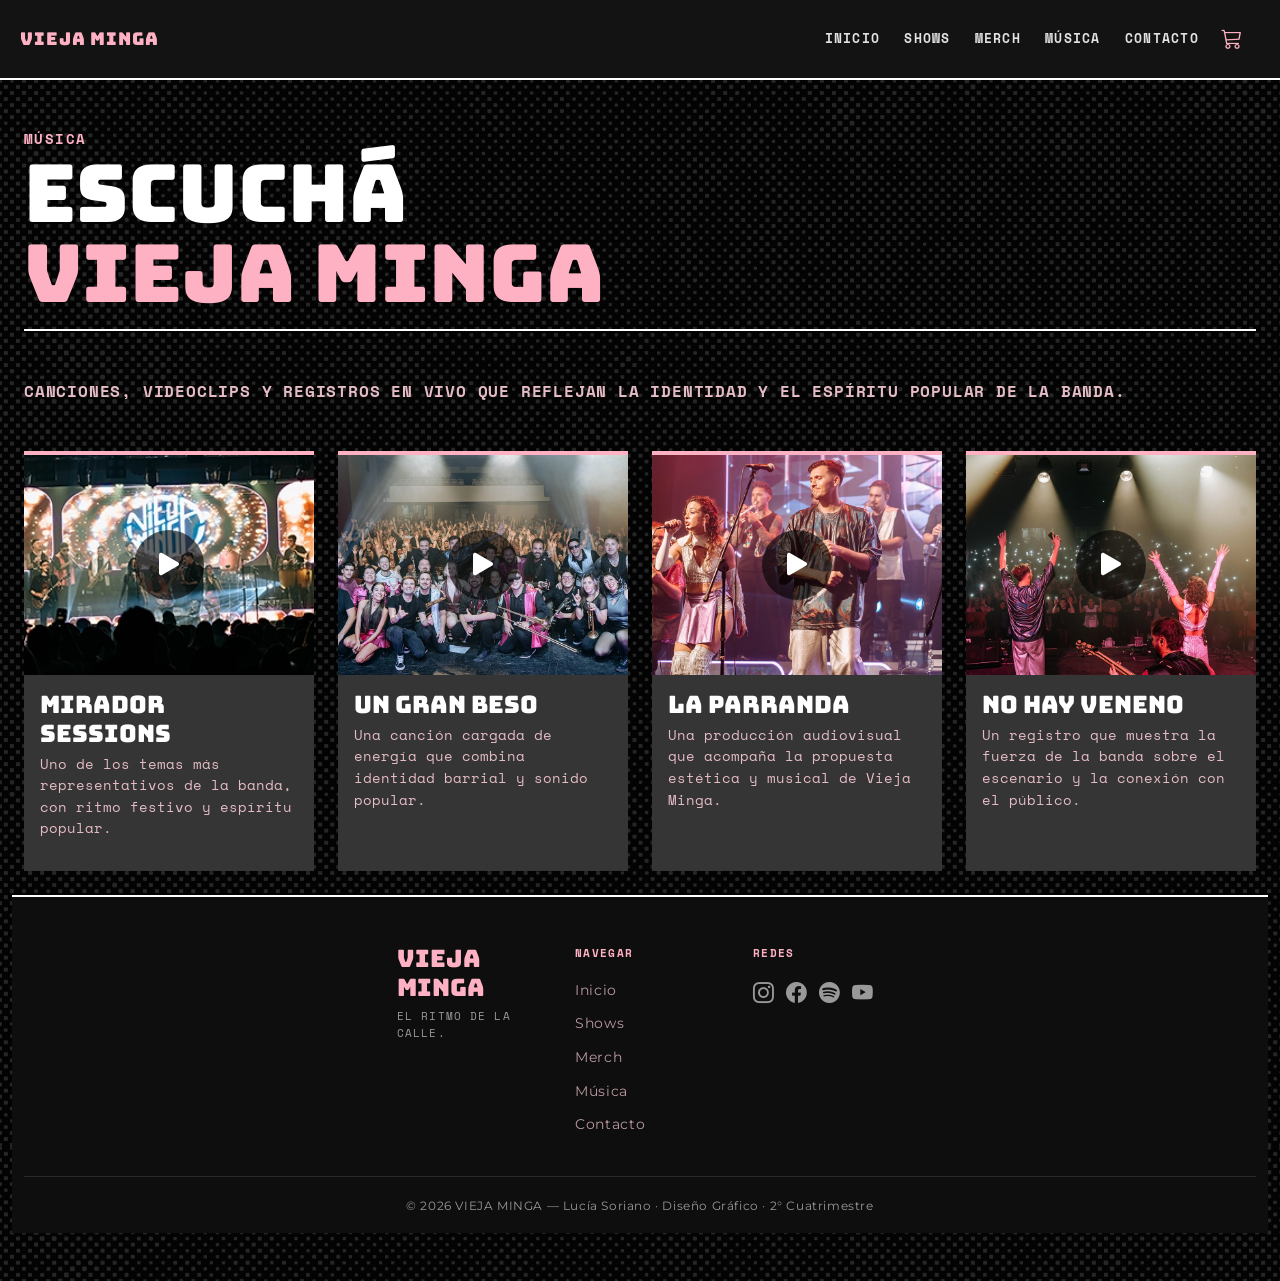
<file: secciones/musica.html>
<!DOCTYPE html>
<html lang="es">
<head>
  <meta charset="UTF-8" />
  <meta name="viewport" content="width=device-width, initial-scale=1.0" />
  <meta name="description" content="Vieja Minga" />
  <title>Vieja Minga — Musica</title>

  <link rel="preconnect" href="https://fonts.googleapis.com" />
  <link rel="preconnect" href="https://fonts.gstatic.com" crossorigin />
  <link href="https://fonts.googleapis.com/css2?family=Bungee&family=Space+Mono:wght@400;700&family=Montserrat:wght@400;600;700&display=swap" rel="stylesheet" />

  <link href="https://cdn.jsdelivr.net/npm/bootstrap@5.3.3/dist/css/bootstrap.min.css" rel="stylesheet" />
  <link href="https://cdn.jsdelivr.net/npm/bootstrap-icons@1.11.3/font/bootstrap-icons.min.css" rel="stylesheet" />
  <link rel="stylesheet" href="../css/styles.css" />
</head>
<body>
  <header class="header-vm d-flex sticky-top justify-content-between flex-lg-row-reverse" id="header">
    <nav class="navbar navbar-vm navbar-expand-lg" id="navbar-principal">
      <div class="container-fluid">
        <button class="navbar-toggler me-2" type="button"
                data-bs-toggle="collapse" data-bs-target="#navMenu"
                aria-controls="navMenu" aria-expanded="false"
                aria-label="Toggle navigation">
          <span class="navbar-toggler-icon"></span>
        </button>
        
        <div class="collapse navbar-collapse" id="navMenu">
          <ul class="navbar-nav ms-auto gap-lg-2 mt-3 mt-lg-0">
            <li class="nav-item"><a class="nav-link" href="../index.html">Inicio</a></li>
            <li class="nav-item"><a class="nav-link" href="shows.html">Shows</a></li>
            <li class="nav-item"><a class="nav-link" href="merch.html">Merch</a></li>
            <li class="nav-item"><a class="nav-link" href="musica.html">Música</a></li>
            <li class="nav-item"><a class="nav-link" href="contacto.html">Contacto</a></li>
          </ul>
          <button class="cart-btn ms-lg-2" id="btn-carrito" aria-label="Carrito">
          <i class="bi bi-cart3"></i>
        </button>
        </div>
      </div>
    </nav>
    
    <h1 class="header-brand col-3 align-items-center d-flex mb-0">
      <a class="h-auto" href="../index.html">VIEJA MINGA</a>
    </h1>
  </header>
 
  <div class="offcanvas offcanvas-end cart-offcanvas" tabindex="-1" id="offcanvas">
    <div class="cart-offcanvas__header">
      <div class="cart-offcanvas__title-group">
        <i class="bi bi-cart3 cart-offcanvas__icon"></i>
        <h2 class="cart-offcanvas__title" id="offcanvasLabel">CARRITO</h2>
      </div>
      <button type="button" class="cart-offcanvas__close" data-bs-dismiss="offcanvas" aria-label="Cerrar">
        <i class="bi bi-x-lg"></i>
      </button>
    </div>
    <div class="offcanvas-body cart-offcanvas__body">
      <div class="cart-offcanvas__empty">
        <i class="bi bi-bag-x cart-offcanvas__empty-icon"></i>
        <p class="cart-offcanvas__empty-text">Tu carrito está vacío.</p>
        <p class="cart-offcanvas__empty-sub">¡Agregá algo del merch!</p>
      </div>
    </div>
    <div class="cart-offcanvas__footer">
      <a href="merch.html" class="cart-offcanvas__cta">VER MERCH</a>
    </div>
  </div>

<main class="py-5 texture" id="musica">
  <div class="container-fluid px-4">

    <header class="heading-border-bottom mb-5">
      <p class="section-label mb-1">MÚSICA</p>
      <h1 class="section-title mb-0">
        ESCUCHÁ<br><span>VIEJA MINGA</span>
      </h1>
    </header>

    <p class="section-subtitle mb-5">
      Canciones, videoclips y registros en vivo que reflejan la identidad y el espíritu popular de la banda.
    </p>

    <div class="row g-4">

   
      <div class="col-12 col-md-6 col-lg-3">
  <article class="card-vm h-100">

    <a href="https://www.youtube.com/watch?v=Wrt5Bngf1mQ"
       target="_blank"
       rel="noopener noreferrer"
       class="video-link">
      <picture>
  <source media="(max-width: 557px)"
          srcset="../img/frenteescenariomobile.webp">

  <source media="(max-width: 991px)"
          srcset="../img/frenteescenariotablet.webp">

  <img src="../img/frenteescenariodesktop.webp"
       alt="Mirador Sessions - Vieja Minga"
       class="img-fluid video-img">
</picture>

      <div class="play-btn">
        <i class="bi bi-play-fill"></i>
      </div>
    </a>

    <div class="card-body">
      <h2 class="card-title">Mirador SESSIONS</h2>
      <p class="card-price">
        Uno de los temas más representativos de la banda, con ritmo festivo y espíritu popular.
      </p>
    </div>

  </article>
</div>
      
     <div class="col-12 col-md-6 col-lg-3">
  <article class="card-vm h-100">

    <a href="https://www.youtube.com/watch?v=UST-fbizOyU"
       target="_blank"
       rel="noopener noreferrer"
       class="video-link">
      <picture>
        <source media="(max-width: 557px)"
                srcset="../img/todosescenariomobile.webp">

        <source media="(max-width: 991px)"
                srcset="../img/todosescenariotablet.webp">

        <img src="../img/todosescenariodesktop.webp"
             alt="Un Gran Beso - Vieja Minga"
             class="img-fluid video-img">
      </picture>
      <div class="play-btn">
        <i class="bi bi-play-fill"></i>
      </div>
    </a>
    <div class="card-body">
      <h2 class="card-title">UN GRAN BESO</h2>
      <p class="card-price">
        Una canción cargada de energía que combina identidad barrial y sonido popular.
      </p>
    </div>

  </article>
</div>


      <div class="col-12 col-md-6 col-lg-3">
  <article class="card-vm h-100">

    <a href="https://www.youtube.com/watch?v=Io9iQMS_cn0"
       target="_blank"
       rel="noopener noreferrer"
       class="video-link">
      <picture>
        <source media="(max-width: 557px)"
                srcset="../img/natinachoescenariomobile.webp">

        <source media="(max-width: 991px)"
                srcset="../img/natinachoescenariotablet.webp">

        <img src="../img/natinachoescenariodesktop.webp"
             alt="La Parranda - Vieja Minga"
             class="img-fluid video-img">
      </picture>

      <div class="play-btn">
        <i class="bi bi-play-fill"></i>
      </div>
    </a>
    <div class="card-body">
      <h2 class="card-title">LA PARRANDA</h2>
      <p class="card-price">
        Una producción audiovisual que acompaña la propuesta estética y musical de Vieja Minga.
      </p>
    </div>

  </article>
</div>

     
      <div class="col-12 col-md-6 col-lg-3">
  <article class="card-vm h-100">
    <a href="https://www.youtube.com/watch?v=ZdNUQeOmSi8"
       target="_blank"
       rel="noopener noreferrer"
       class="video-link">
      <picture>
        <source media="(max-width: 557px)"
                srcset="../img/escenariodeatrasmobile.webp">

        <source media="(max-width: 991px)"
                srcset="../img/escenariodeatrastablet.webp">

        <img src="../img/escenariodeatrasdesktop.webp"
             alt="No Hay Veneno - Vieja Minga"
             class="img-fluid video-img">
      </picture>
      <div class="play-btn">
        <i class="bi bi-play-fill"></i>
      </div>
    </a>
    <div class="card-body">
      <h2 class="card-title">NO HAY VENENO</h2>
      <p class="card-price">
        Un registro que muestra la fuerza de la banda sobre el escenario y la conexión con el público.
      </p>
    </div>

  </article>
</div>
       

  <footer class="footer-vm" id="footer">
    <div class="container-fluid">
      <div class="footer-inner d-flex justify-content-center gap-5">

        <div class="footer-col footer-col--brand">
          <h2 class="brand-name">VIEJA MINGA</h2>
          <p class="footer-tagline">El ritmo de la calle.</p>
        </div>

        <div class="footer-col footer-col--left">
          <p class="footer-col__heading">NAVEGAR</p>
          <ul class="footer-col__list">
            <li><a href="../index.html">Inicio</a></li>
            <li><a href="shows.html">Shows</a></li>
            <li><a href="merch.html">Merch</a></li>
            <li><a href="musica.html">Música</a></li>
            <li><a href="contacto.html">Contacto</a></li>
          </ul>
        </div>

        <div class="footer-col">
          <p class="footer-col__heading">Redes</p>
          <div class="social-links">
            <a href="https://www.instagram.com/viejaminga" target="_blank" rel="noopener noreferrer" aria-label="Instagram"><i class="bi bi-instagram"></i></a>
            <a href="https://www.facebook.com/viejaminga" target="_blank" rel="noopener noreferrer" aria-label="Facebook"><i class="bi bi-facebook"></i></a>
            <a href="https://open.spotify.com/artist/5PkHveCqmI7ak4FtbTbBfZ" target="_blank" rel="noopener noreferrer" aria-label="Spotify"><i class="bi bi-spotify"></i></a>
            <a href="https://www.youtube.com/@viejaminga1800" target="_blank" rel="noopener noreferrer" aria-label="YouTube"><i class="bi bi-youtube"></i></a>
          </div>
        </div>

      </div>
      <div class="footer-bottom">
        <small>&copy; 2026 VIEJA MINGA —  Lucía Soriano · Diseño Gráfico · 2° Cuatrimestre</small>
      </div>
    </div>
  </footer>
  

  <script src="https://cdn.jsdelivr.net/npm/bootstrap@5.3.3/dist/js/bootstrap.bundle.min.js"></script>
  <script src="../js/main.js"></script>
</body>
</html>
</file>
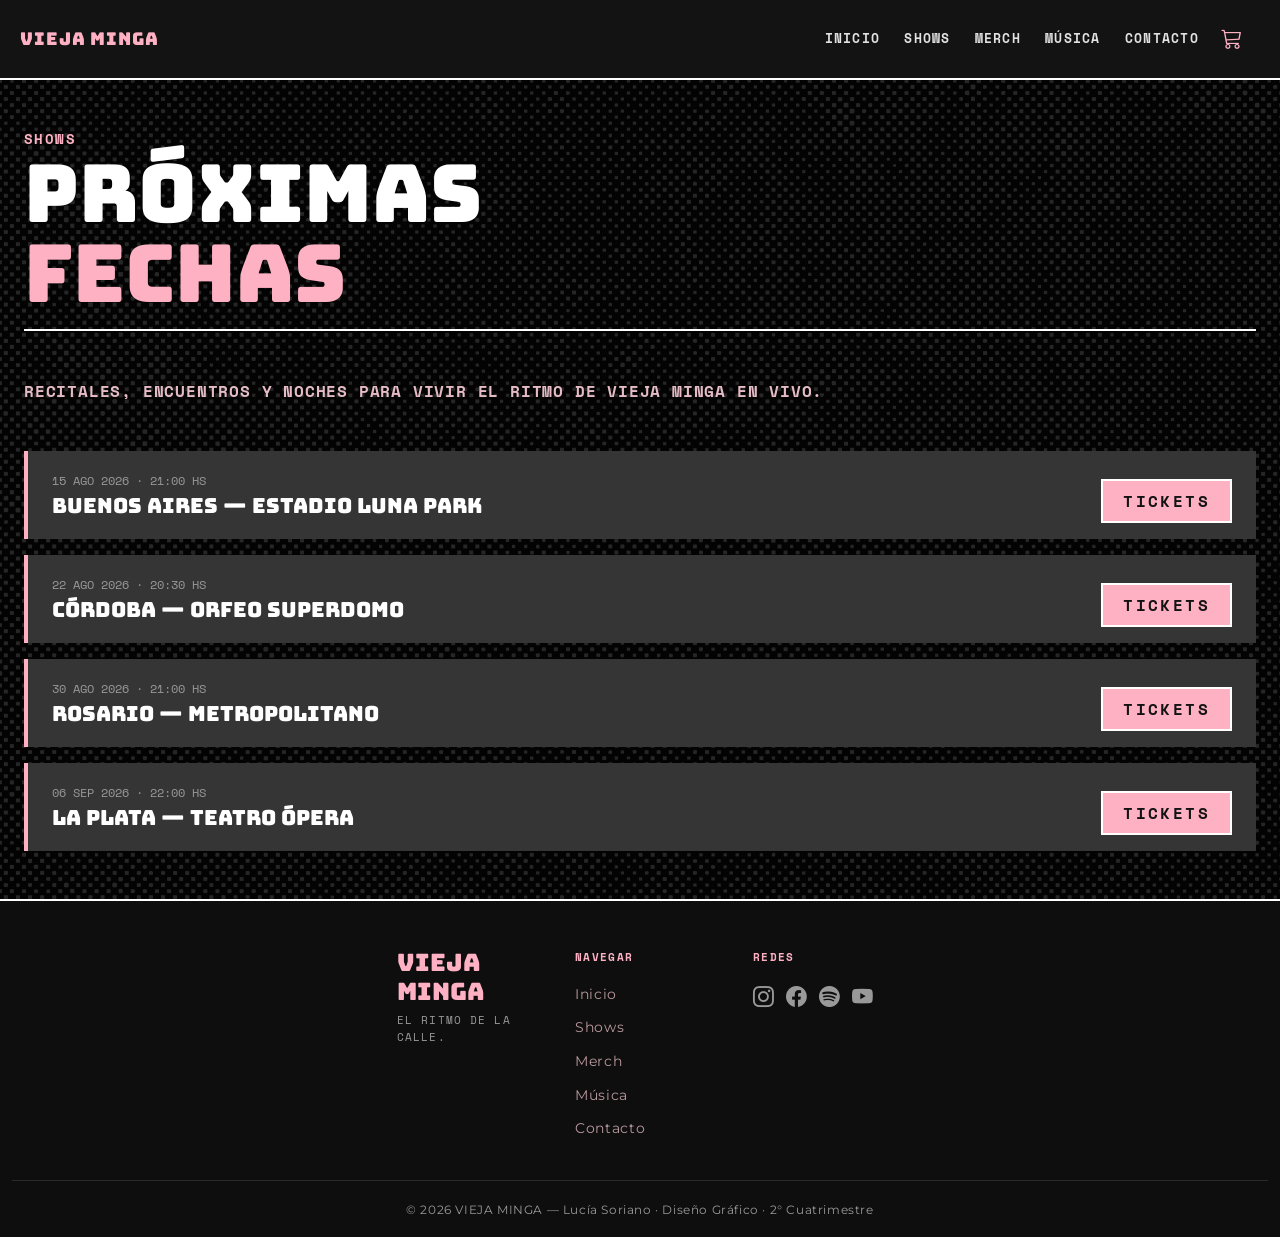
<file: secciones/shows.html>
<!DOCTYPE html>
<html lang="es">
<head>
  <meta charset="UTF-8" />
  <meta name="viewport" content="width=device-width, initial-scale=1.0" />
  <meta name="description" content="Vieja Minga" />
  <title>Vieja Minga — Shows</title>

  <link rel="preconnect" href="https://fonts.googleapis.com" />
  <link rel="preconnect" href="https://fonts.gstatic.com" crossorigin />
  <link href="https://fonts.googleapis.com/css2?family=Bungee&family=Space+Mono:wght@400;700&family=Montserrat:wght@400;600;700&display=swap" rel="stylesheet" />

  <link href="https://cdn.jsdelivr.net/npm/bootstrap@5.3.3/dist/css/bootstrap.min.css" rel="stylesheet" />
  <link href="https://cdn.jsdelivr.net/npm/bootstrap-icons@1.11.3/font/bootstrap-icons.min.css" rel="stylesheet" />
  <link rel="stylesheet" href="../css/styles.css" />
</head>
<body>
  <header class="header-vm d-flex sticky-top justify-content-between flex-lg-row-reverse" id="header">
    <nav class="navbar navbar-vm navbar-expand-lg" id="navbar-principal">
      <div class="container-fluid">
        <button class="navbar-toggler me-2" type="button"
                data-bs-toggle="collapse" data-bs-target="#navMenu"
                aria-controls="navMenu" aria-expanded="false"
                aria-label="Toggle navigation">
          <span class="navbar-toggler-icon"></span>
        </button>
        
        <div class="collapse navbar-collapse" id="navMenu">
          <ul class="navbar-nav ms-auto gap-lg-2 mt-3 mt-lg-0">
            <li class="nav-item"><a class="nav-link" href="../index.html">Inicio</a></li>
            <li class="nav-item"><a class="nav-link" href="shows.html">Shows</a></li>
            <li class="nav-item"><a class="nav-link" href="merch.html">Merch</a></li>
            <li class="nav-item"><a class="nav-link" href="musica.html">Música</a></li>
            <li class="nav-item"><a class="nav-link" href="contacto.html">Contacto</a></li>
          </ul>
          <button class="cart-btn ms-lg-2" id="btn-carrito" aria-label="Carrito">
          <i class="bi bi-cart3"></i>
        </button>
        </div>
      </div>
    </nav>
    
    <h1 class="header-brand col-3 align-items-center d-flex mb-0">
      <a class="h-auto" href="../index.html">VIEJA MINGA</a>
    </h1>
  </header>

  <div class="offcanvas offcanvas-end cart-offcanvas" tabindex="-1" id="offcanvas">
    <div class="cart-offcanvas__header">
      <div class="cart-offcanvas__title-group">
        <i class="bi bi-cart3 cart-offcanvas__icon"></i>
        <h2 class="cart-offcanvas__title" id="offcanvasLabel">CARRITO</h2>
      </div>
      <button type="button" class="cart-offcanvas__close" data-bs-dismiss="offcanvas" aria-label="Cerrar">
        <i class="bi bi-x-lg"></i>
      </button>
    </div>
    <div class="offcanvas-body cart-offcanvas__body">
      <div class="cart-offcanvas__empty">
        <i class="bi bi-bag-x cart-offcanvas__empty-icon"></i>
        <p class="cart-offcanvas__empty-text">Tu carrito está vacío.</p>
        <p class="cart-offcanvas__empty-sub">¡Agregá algo del merch!</p>
      </div>
    </div>
    <div class="cart-offcanvas__footer">
      <a href="merch.html" class="cart-offcanvas__cta">VER MERCH</a>
    </div>
  </div>

<main class="py-5 texture" id="shows">
  <div class="container-fluid px-4">

    <header class="heading-border-bottom mb-5">
      <p class="section-label mb-1">SHOWS</p>
      <h1 class="section-title mb-0">PRÓXIMAS<br><span>FECHAS</span></h1>
    </header>

    <p class="section-subtitle mb-5">
      Recitales, encuentros y noches para vivir el ritmo de Vieja Minga en vivo.
    </p>

    <div class="d-flex flex-column gap-3">

      <article class="show-row display flex flex-column flex-md-row justify-content-between align-items-start align-items-md-center gap-3">
        <div>
          <p class="show-row__date mb-1">15 AGO 2026 · 21:00 HS</p>
          <h2 class="show-row__venue">Buenos Aires — Estadio Luna Park</h2>
        </div>
        <a href="#" class="btn-tickets" style="width:auto; padding:.5rem 1.25rem;">TICKETS</a>
      </article>

      <article class="show-row display flex flex-column flex-md-row justify-content-between align-items-start align-items-md-center gap-3">
        <div>
          <p class="show-row__date mb-1">22 AGO 2026 · 20:30 HS</p>
          <h2 class="show-row__venue">Córdoba — Orfeo Superdomo</h2>
        </div>
        <a href="#" class="btn-tickets" style="width:auto; padding:.5rem 1.25rem;">TICKETS</a>
      </article>

      <article class="show-row display flex flex-column flex-md-row justify-content-between align-items-start align-items-md-center gap-3">
        <div>
          <p class="show-row__date mb-1">30 AGO 2026 · 21:00 HS</p>
          <h2 class="show-row__venue">Rosario — Metropolitano</h2>
        </div>
        <a href="#" class="btn-tickets" style="width:auto; padding:.5rem 1.25rem;">TICKETS</a>
      </article>

      <article class="show-row display flex flex-column flex-md-row justify-content-between align-items-start align-items-md-center gap-3">
        <div>
          <p class="show-row__date mb-1">06 SEP 2026 · 22:00 HS</p>
          <h2 class="show-row__venue">La Plata — Teatro Ópera</h2>
        </div>
        <a href="#" class="btn-tickets" style="width:auto; padding:.5rem 1.25rem;">TICKETS</a>
      </article>

    </div>

  </div>
</main>

       

  <footer class="footer-vm" id="footer">
    <div class="container-fluid">
      <div class="footer-inner d-flex justify-content-center gap-5">

        <div class="footer-col footer-col--brand">
          <h2 class="brand-name">VIEJA MINGA</h2>
          <p class="footer-tagline">El ritmo de la calle.</p>
        </div>

        <div class="footer-col footer-col--left">
          <p class="footer-col__heading">NAVEGAR</p>
          <ul class="footer-col__list">
            <li><a href="../index.html">Inicio</a></li>
            <li><a href="shows.html">Shows</a></li>
            <li><a href="merch.html">Merch</a></li>
            <li><a href="musica.html">Música</a></li>
            <li><a href="contacto.html">Contacto</a></li>
          </ul>
        </div>

        <div class="footer-col">
          <p class="footer-col__heading">Redes</p>
          <div class="social-links">
            <a href="https://www.instagram.com/viejaminga" target="_blank" rel="noopener noreferrer" aria-label="Instagram"><i class="bi bi-instagram"></i></a>
            <a href="https://www.facebook.com/viejaminga" target="_blank" rel="noopener noreferrer" aria-label="Facebook"><i class="bi bi-facebook"></i></a>
            <a href="https://open.spotify.com/artist/5PkHveCqmI7ak4FtbTbBfZ" target="_blank" rel="noopener noreferrer" aria-label="Spotify"><i class="bi bi-spotify"></i></a>
            <a href="https://www.youtube.com/@viejaminga1800" target="_blank" rel="noopener noreferrer" aria-label="YouTube"><i class="bi bi-youtube"></i></a>
          </div>
        </div>

      </div>
      <div class="footer-bottom">
        <small>&copy; 2026 VIEJA MINGA —  Lucía Soriano · Diseño Gráfico · 2° Cuatrimestre</small>
      </div>
    </div>
  </footer>
 

  <script src="https://cdn.jsdelivr.net/npm/bootstrap@5.3.3/dist/js/bootstrap.bundle.min.js"></script>
  <script src="../js/main.js"></script>
</body>
</html>
</file>
<file: css/styles.css>
@import url('https://fonts.googleapis.com/css2?family=Bungee&family=Space+Mono:wght@400;700&family=Montserrat:wght@400;600;700&display=swap');

:root {
  --color-bg: #131313;
  --color-surface: #1f1f1f;
  --color-card: #353535;
  --color-border: #ffffff;
  --color-primary: #ffb1c4;
  --color-primary-d: #65002e;
  --color-primary-s: #e5bcc5;
  --color-text: #e2e2e2;
  --color-muted: #999;
  --color-footer: #0e0e0e;

 
  --font-display: 'Bungee', sans-serif;
  --font-mono: 'Space Mono', monospace;
  --font-body: 'Montserrat', sans-serif;
}


*,
*::before,
*::after {
  box-sizing: border-box;
}

html {
  scroll-behavior: smooth;
}

body {
  background-color: var(--color-bg);
  color: var(--color-text);
  font-family: var(--font-body);
  margin: 0;
}


.texture {
  background-image:
            linear-gradient(rgba(0, 0, 0, 0.85), rgba(0, 0, 0, 0.85)),
            url('../img/texturamobile.png');
}
@media (min-width: 768px) {
    .texture {
        background-image:
            linear-gradient(rgba(0, 0, 0, 0.85), rgba(0, 0, 0, 0.85)),
            url('../img/texturatablet.png');
    }
}

@media (min-width: 992px) {
    .texture {
        background-image:
            linear-gradient(rgba(0, 0, 0, 0.85), rgba(0, 0, 0, 0.85)),
            url('../img/texturadesktop.png');
    }
}


a {
  color: var(--color-primary);
  text-decoration: none;
}

a:hover {
  color: #fff;
}

img {
  max-width: 100%;
  display: block;
}

.header-vm {
  background-color: var(--color-bg);
  border-bottom: 2px solid #fff;
  padding: .75rem 1.25rem;
}

.header-brand {
  font-family: var(--font-display);
  font-size: 1.1rem;
  color: var(--color-primary);
  letter-spacing: .05em;
  height: 6vh;
}

.navbar-vm .nav-link {
  color: var(--color-text);
  font-family: var(--font-mono);
  font-weight: 700;
  font-size: .8rem;
  text-transform: uppercase;
  letter-spacing: .1em;
  transition: color .2s;
}

.navbar-vm .nav-link:hover,
.navbar-vm .nav-link.active {
  color: var(--color-primary);
}

.navbar-toggler {
  border-color: #fff;
}

.navbar-toggler-icon {
  background-image: url("data:image/svg+xml,%3csvg xmlns='http://www.w3.org/2000/svg' viewBox='0 0 30 30'%3e%3cpath stroke='%23ffb1c4' stroke-linecap='round' stroke-miterlimit='10' stroke-width='2' d='M4 7h22M4 15h22M4 23h22'/%3e%3c/svg%3e");
}

.cart-btn {
  background: none;
  border: none;
  color: var(--color-primary);
  font-size: 1.3rem;
  cursor: pointer;
  transition: color .2s;
}

.cart-btn:hover {
  color: #fff;
}


.hero-carousel {
  position: relative;
}

.hero-carousel .carousel-item {
  height: 60vh;
  min-height: 380px;
}

.hero-carousel .carousel-item img {
  width: 100%;
  height: 100%;
  object-fit: cover;
  object-position: center top;
  filter: brightness(.55);
}

.hero-caption {
  position: absolute;
  bottom: 0;
  left: 0;
  right: 0;
  padding: 1.5rem;
  background: linear-gradient(transparent, rgba(19, 19, 19, .9));
}

.hero-caption h1 {
  font-family: var(--font-display);
  font-size: clamp(3rem, 10vw, 6rem);
  line-height: 1;
  color: #fff;
  margin: 0;
  text-transform: uppercase;
}

.hero-caption h1 span {
  color: var(--color-primary);
}

.btn-tickets {
  display: block;
  width: 100%;
  background-color: var(--color-primary);
  color: var(--color-bg);
  font-family: var(--font-mono);
  font-weight: 700;
  letter-spacing: .15em;
  text-transform: uppercase;
  padding: .85rem 1rem;
  border: 2px solid #fff;
  cursor: pointer;
  transition: background-color .25s, color .25s, transform .15s;
  margin-top: .75rem;
  text-align: center;
}

.btn-tickets:hover {
  background-color: var(--color-bg);
  color: var(--color-primary);
  transform: translateY(-2px);
}

.carousel-control-prev-icon,
.carousel-control-next-icon {
  border-radius: 0;
  padding: 1.2rem;
  background-size: 50%;
}


.section-title {
  font-family: var(--font-display);
  font-size: clamp(2.5rem, 8vw, 5rem);
  text-transform: uppercase;
  line-height: 1;
  color: #fff;
}

.section-title span {
  color: var(--color-primary);
}

.section-label {
  font-family: var(--font-mono);
  font-size: .875rem;
  font-weight: 700;
  color: var(--color-primary);
  text-transform: uppercase;
  letter-spacing: .1em;
}

.section-subtitle {
  font-family: var(--font-mono);
  font-size: 1rem;
  font-weight: 700;
  color: var(--color-primary-s);
  text-transform: uppercase;
  letter-spacing: .05em;
}

.view-all-link {
  font-family: var(--font-mono);
  font-size: .7rem;
  font-weight: 700;
  letter-spacing: .12em;
  text-transform: uppercase;
  color: var(--color-muted);
  border-bottom: 1px solid #555;
  padding-bottom: 2px;
  transition: color .2s, border-color .2s;
  line-height: 1.4;
  text-align: right;
}

.view-all-link:hover {
  color: var(--color-primary);
  border-color: var(--color-primary);
}


.merch-card {
  background-color: var(--color-card);
  position: relative;
  display: flex;
  flex-direction: column;
}


.merch-card::before {
  content: '';
  position: absolute;
  top: 0;
  left: 0;
  right: 0;
  height: 4px;
  background-color: var(--color-primary);
  z-index: 1;
}

.merch-card__img {
  background-color: var(--color-surface);
  padding: 1.5rem;
  display: flex;
  align-items: center;
  justify-content: center;
  overflow: hidden;
  aspect-ratio: 1 / 1;
}

.merch-card__img img {
  width: 100%;
  height: 100%;
  object-fit: cover;
  transition: transform .4s ease;
}

.merch-card:hover .merch-card__img img {
  transform: scale(1.05);
}

.merch-card__body {
  padding: 1.5rem;
  display: flex;
  flex-direction: column;
  gap: .75rem;
  flex: 1;
}

.merch-card__title {
  font-family: var(--font-display);
  font-size: 1.1rem;
  color: var(--color-text);
  line-height: 1.25;
  margin: 0;
}

.merch-card__price {
  font-family: var(--font-body);
  font-size: 1rem;
  color: var(--color-primary-s);
  margin: 0;
}


.merch-badge {
  font-family: var(--font-mono);
  font-size: .7rem;
  font-weight: 700;
  text-transform: uppercase;
  letter-spacing: .05em;
  padding: 3px 8px;
  border: 2px solid #fff;
  line-height: 1.5;
  white-space: nowrap;
}

.merch-badge--nuevo {
  background-color: var(--color-primary);
  color: var(--color-primary-d);
}

.merch-badge--preorder {
  background-color: var(--color-card);
  color: var(--color-text);
}


.btn-cart {
  display: block;
  width: 100%;
  background-color: var(--color-primary);
  color: var(--color-bg);
  font-family: var(--font-mono);
  font-weight: 700;
  font-size: .875rem;
  letter-spacing: .1em;
  text-transform: uppercase;
  padding: 1rem;
  border: 2px solid #fff;
  cursor: pointer;
  transition: background-color .2s, color .2s;
  text-align: center;
}

.btn-cart:hover {
  background-color: var(--color-bg);
  color: var(--color-primary);
}

.btn-cart--outline {
  background-color: transparent;
  color: var(--color-primary);
  border: none;
}

.btn-cart--outline:hover {
  background-color: transparent;
  color: #fff;
}


.combo-block {
  background-color: var(--color-primary);
  border: 2px solid #fff;
  box-shadow: 0 0 34px rgba(255, 177, 196, .4);
  padding: 2rem;
}

.combo-block__title {
  font-family: var(--font-display);
  font-size: 2rem;
  color: var(--color-bg);
  line-height: 1;
  margin: 0 0 1rem;
}

.combo-block__desc {
  font-family: var(--font-body);
  color: var(--color-primary-d);
  font-size: .95rem;
  line-height: 1.5;
  margin: 0 0 1.5rem;
}

.btn-combo {
  display: inline-block;
  background-color: var(--color-bg);
  color: var(--color-primary);
  font-family: var(--font-mono);
  font-weight: 700;
  font-size: 1rem;
  text-transform: uppercase;
  letter-spacing: .05em;
  padding: 1rem 2rem;
  border: 2px solid #fff;
  cursor: pointer;
  transition: background-color .2s, color .2s;
}

.btn-combo:hover {
  background-color: var(--color-primary-d);
  color: #fff;
}


.show-row {
  background-color: var(--color-card);
  border-left: 4px solid var(--color-primary);
  display: flex;
  align-items: center;
  justify-content: space-between;
  padding: 1rem 1.5rem;
  gap: 1rem;
  transition: background-color .2s;
}

.show-row:hover {
  background-color: #404040;
}

.show-row__venue {
  font-family: var(--font-display);
  font-size: 1.3rem;
  color: #fff;
  margin: 0;
}

.show-row__date {
  font-family: var(--font-mono);
  font-size: .75rem;
  color: var(--color-muted);
}

.card-vm {
  background-color: var(--color-card);
  border: none;
  border-top: 4px solid var(--color-primary);
  overflow: hidden;
  transition: transform .25s;
}

.card-vm:hover {
  transform: translateY(-4px);
}

.card-vm img {
  height: 220px;
  object-fit: cover;
  width: 100%;
}

.card-vm .card-body {
  padding: 1rem;
}

.card-vm .card-title {
  font-family: var(--font-display);
  font-size: 1.5rem;
  color: #fff;
  margin: 0 0 .25rem;
}

.card-vm .card-price {
  font-family: var(--font-mono);
  color: var(--color-primary-s);
  font-size: .9rem;
}


.footer-vm {
  background-color: var(--color-footer);
  border-top: 2px solid #fff;
  padding: 3rem 0 0;
  display: block;
  text-align: left;
}

.footer-inner {
  display: flex;
  flex-wrap: wrap;
  gap: 2.5rem;
  padding-bottom: 2.5rem;
  border-bottom: 1px solid #2a2a2a;
}

.footer-col--brand {
  flex: 1 1 200px;
}

.footer-col {
  flex: 0 1 130px;
}

.footer-col--center {
  flex: 1 1 160px;
  display: flex;
  flex-direction: column;
  align-items: center;
  text-align: center;
}

.footer-col--center .footer-col__list {
  align-items: center;
}

.footer-vm .brand-name {
  font-family: var(--font-display);
  font-size: 1.5rem;
  color: var(--color-primary);
  margin: 0 0 .35rem;
}

.footer-tagline {
  font-family: var(--font-mono);
  font-size: .7rem;
  color: var(--color-muted);
  text-transform: uppercase;
  letter-spacing: .1em;
  margin: 0 0 1rem;
}

.footer-vm .social-links {
  display: flex;
  gap: .75rem;
}

.footer-vm .social-links a {
  color: var(--color-muted);
  font-size: 1.3rem;
  transition: color .2s, transform .2s;
}

.footer-vm .social-links a:hover {
  color: var(--color-primary);
  transform: translateY(-2px);
}

.footer-col__heading {
  font-family: var(--font-mono);
  font-size: .7rem;
  font-weight: 700;
  color: var(--color-primary);
  text-transform: uppercase;
  letter-spacing: .12em;
  margin: 0 0 1rem;
}

.footer-col__list {
  list-style: none;
  padding: 0;
  margin: 0;
  display: flex;
  flex-direction: column;
  gap: .6rem;
}

.footer-col__list a {
  font-family: var(--font-body);
  font-size: .85rem;
  color: var(--color-primary-s);
  opacity: .8;
  letter-spacing: .05em;
  transition: color .2s, opacity .2s;
}

.footer-col__list a:hover {
  color: var(--color-primary);
  opacity: 1;
}

.footer-bottom {
  padding: 1rem 0;
  text-align: center;
}

.footer-vm small {
  color: var(--color-muted);
  font-family: var(--font-body);
  font-size: .75rem;
  letter-spacing: .05em;
}


.divider-pink {
  border: none;
  height: 2px;
  background: linear-gradient(90deg, var(--color-primary) 0%, transparent 100%);
  margin: 0;
}

.bg-surface {
  background-color: var(--color-surface);
}

.heading-border-bottom {
  border-bottom: 2px solid #fff;
  padding-bottom: 1rem;
  margin-bottom: 1.5rem;
}


.merch-pagination-nav {
  margin-top: 2rem;
}

.merch-pagination-nav .pagination {
  gap: .25rem;
}

.merch-pagination-nav .page-link {
  background-color: var(--color-card);
  border: 2px solid #3a3a3a;
  color: var(--color-text);
  font-family: var(--font-mono);
  font-size: .85rem;
  font-weight: 700;
  letter-spacing: .08em;
  padding: .6rem 1rem;
  border-radius: 0;
  transition: background-color .2s, color .2s, border-color .2s;
}

.merch-pagination-nav .page-link:hover {
  background-color: var(--color-surface);
  border-color: var(--color-primary);
  color: var(--color-primary);
}

.merch-pagination-nav .page-item.active .page-link {
  background-color: var(--color-primary);
  border-color: var(--color-primary);
  color: var(--color-bg);
}

.merch-pagination-nav .page-item.disabled .page-link {
  background-color: var(--color-bg);
  border-color: #2a2a2a;
  color: #444;
  cursor: not-allowed;
}


.cart-offcanvas {
  background-color: var(--color-surface);
  border-left: 3px solid var(--color-primary);
  width: 340px !important;
  display: flex;
  flex-direction: column;
}

.cart-offcanvas__header {
  display: flex;
  align-items: center;
  justify-content: space-between;
  padding: 1.25rem 1.5rem;
  border-bottom: 1px solid #2a2a2a;
  background-color: var(--color-bg);
}

.cart-offcanvas__title-group {
  display: flex;
  align-items: center;
  gap: .75rem;
}

.cart-offcanvas__icon {
  font-size: 1.4rem;
  color: var(--color-primary);
}

.cart-offcanvas__title {
  font-family: var(--font-display);
  font-size: 1.3rem;
  color: #fff;
  margin: 0;
  letter-spacing: .05em;
}

.cart-offcanvas__close {
  background: none;
  border: 1px solid #3a3a3a;
  color: var(--color-muted);
  font-size: 1rem;
  width: 2rem;
  height: 2rem;
  display: flex;
  align-items: center;
  justify-content: center;
  cursor: pointer;
  transition: color .2s, border-color .2s;
}

.cart-offcanvas__close:hover {
  color: var(--color-primary);
  border-color: var(--color-primary);
}

.cart-offcanvas__body {
  flex: 1;
  display: flex;
  align-items: center;
  justify-content: center;
  padding: 2rem 1.5rem;
}

.cart-offcanvas__empty {
  text-align: center;
}

.cart-offcanvas__empty-icon {
  font-size: 3.5rem;
  color: #3a3a3a;
  display: block;
  margin-bottom: 1rem;
}

.cart-offcanvas__empty-text {
  font-family: var(--font-mono);
  font-size: .9rem;
  color: var(--color-text);
  margin: 0 0 .25rem;
}

.cart-offcanvas__empty-sub {
  font-family: var(--font-body);
  font-size: .8rem;
  color: var(--color-muted);
  margin: 0;
}

.cart-offcanvas__footer {
  padding: 1.25rem 1.5rem;
  border-top: 1px solid #2a2a2a;
}

.cart-offcanvas__cta {
  display: block;
  text-align: center;
  background-color: var(--color-primary);
  color: var(--color-bg);
  font-family: var(--font-mono);
  font-weight: 700;
  font-size: .9rem;
  letter-spacing: .12em;
  text-transform: uppercase;
  padding: .9rem 1rem;
  border: 2px solid #fff;
  transition: background-color .2s, color .2s;
  text-decoration: none;
}

.cart-offcanvas__cta:hover {
  background-color: var(--color-bg);
  color: var(--color-primary);
}


.contact-header {
  display: flex;
  align-items: flex-start;
  gap: 1.5rem;
  padding-bottom: 1.5rem;
  border-bottom: 2px solid #fff;
}

.contact-title {
  font-family: var(--font-display);
  font-size: clamp(4rem, 15vw, 9rem);
  line-height: 1;
  color: var(--color-primary);
  margin: 0;
  flex-shrink: 0;
  letter-spacing: -0.03em;
}

.contact-desc {
  border-left: 2px solid var(--color-primary);
  padding-left: 1rem;
  align-self: flex-end;
  padding-bottom: 0.25rem;
}

.contact-desc p {
  font-family: var(--font-body);
  font-size: 1rem;
  color: var(--color-primary-s);
  line-height: 1.6;
  margin: 0;
}


.contact-form-box {
  background-color: #1b1b1b;
  border: 2px solid var(--color-text);
  padding: 2rem;
  position: relative;
}




.contact-field {
  display: flex;
  flex-direction: column;
  gap: .5rem;
  margin-bottom: 1.5rem;
}

.contact-field:last-child { margin-bottom: 0; }

.contact-label {
  font-family: var(--font-mono);
  font-size: .9rem;
  color: var(--color-text);
  margin: 0;
}

.contact-input {
  width: 100%;
  background-color: #fff;
  color: #000;
  border: 1px solid #6b7280;
  padding: .875rem .75rem;
  font-family: var(--font-body);
  font-size: 1rem;
  transition: border-color .2s, box-shadow .2s;
  border-radius: 0;     
  appearance: none;
  -webkit-appearance: none;
  outline: none;
}

.contact-input::placeholder { color: #6b7280; }

.contact-input:focus {
  border-color: var(--color-primary);
  box-shadow: 0 0 0 2px rgba(255, 177, 196, .25);
}

.contact-select {
  background-image: url("data:image/svg+xml,%3csvg xmlns='http://www.w3.org/2000/svg' viewBox='0 0 16 16'%3e%3cpath fill='%236b7280' d='M7.247 11.14L2.451 5.658C1.885 5.013 2.345 4 3.204 4h9.592a1 1 0 0 1 .753 1.659l-4.796 5.48a1 1 0 0 1-1.506 0z'/%3e%3c/svg%3e");
  background-repeat: no-repeat;
  background-position: right .75rem center;
  background-size: 12px;
  padding-right: 2.5rem;
  cursor: pointer;
}

.contact-textarea {
  resize: vertical;
  min-height: 130px;
}


.btn-submit {
  display: block;
  width: 100%;
  background-color: var(--color-primary);
  color: var(--color-bg);
  font-family: var(--font-mono);
  font-weight: 700;
  font-size: .9rem;
  letter-spacing: .12em;
  text-transform: uppercase;
  padding: 1rem 2rem;
  border: 2px solid #fff;
  cursor: pointer;
  transition: background-color .2s, color .2s, transform .15s;
}

.btn-submit:hover {
  background-color: var(--color-bg);
  color: var(--color-primary);
  transform: translateY(-2px);
}


.info-card {
  background-color: var(--color-surface);
  border-left: 4px solid var(--color-primary);
  padding: 1.5rem;
}

.info-card__title {
  font-family: var(--font-display);
  font-size: 1.25rem;
  color: var(--color-text);
  margin: 0 0 1rem;
}

.info-card__list {
  list-style: none;
  padding: 0;
  margin: 0;
  display: flex;
  flex-direction: column;
  gap: .75rem;
}

.info-card__item {
  display: flex;
  gap: .75rem;
  font-family: var(--font-body);
  font-size: .95rem;
  color: var(--color-primary-s);
}

.info-card__item a {
  color: var(--color-primary-s);
  transition: color .2s;
}
.info-card__item a:hover { color: var(--color-primary); }

.info-card__icon {
  color: var(--color-primary);
  font-size: 1rem;
  flex-shrink: 0;
}


.social-card {
  background-color: var(--color-card);
  border-top: 4px solid var(--color-primary);
  padding: 1.5rem;
}

.social-card__label {
  font-family: var(--font-mono);
  font-size: .75rem;
  font-weight: 700;
  color: var(--color-primary);
  text-transform: uppercase;
  letter-spacing: .12em;
  margin: 0 0 1rem;
}

.social-card__links {
  display: flex;
  gap: 1.25rem;
}

.social-card__link {
  color: var(--color-muted);
  font-size: 1.5rem;
  transition: color .2s, transform .2s;
}
.social-card__link:hover {
  color: var(--color-primary);
  transform: translateY(-3px);
}
.video-link{
    position: relative;
    display: block;
    overflow: hidden;
}

.video-img{
    width: 100%;
    aspect-ratio: 16/9;
    object-fit: cover;
    display: block;
    transition: .3s;
}

.video-link:hover .video-img{
    transform: scale(1.05);
}

.play-btn{
    position: absolute;
    top: 50%;
    left: 50%;
    transform: translate(-50%, -50%);
    width: 70px;
    height: 70px;
    border-radius: 50%;
    background: rgba(0,0,0,.6);
    display: flex;
    justify-content: center;
    align-items: center;
}

.play-btn i{
    color: white;
    font-size: 40px;
}
html,
body {
  max-width: 100%;
  overflow-x: hidden;
}

.cart-offcanvas {
  width: min(340px, 100vw);
}
</file>
